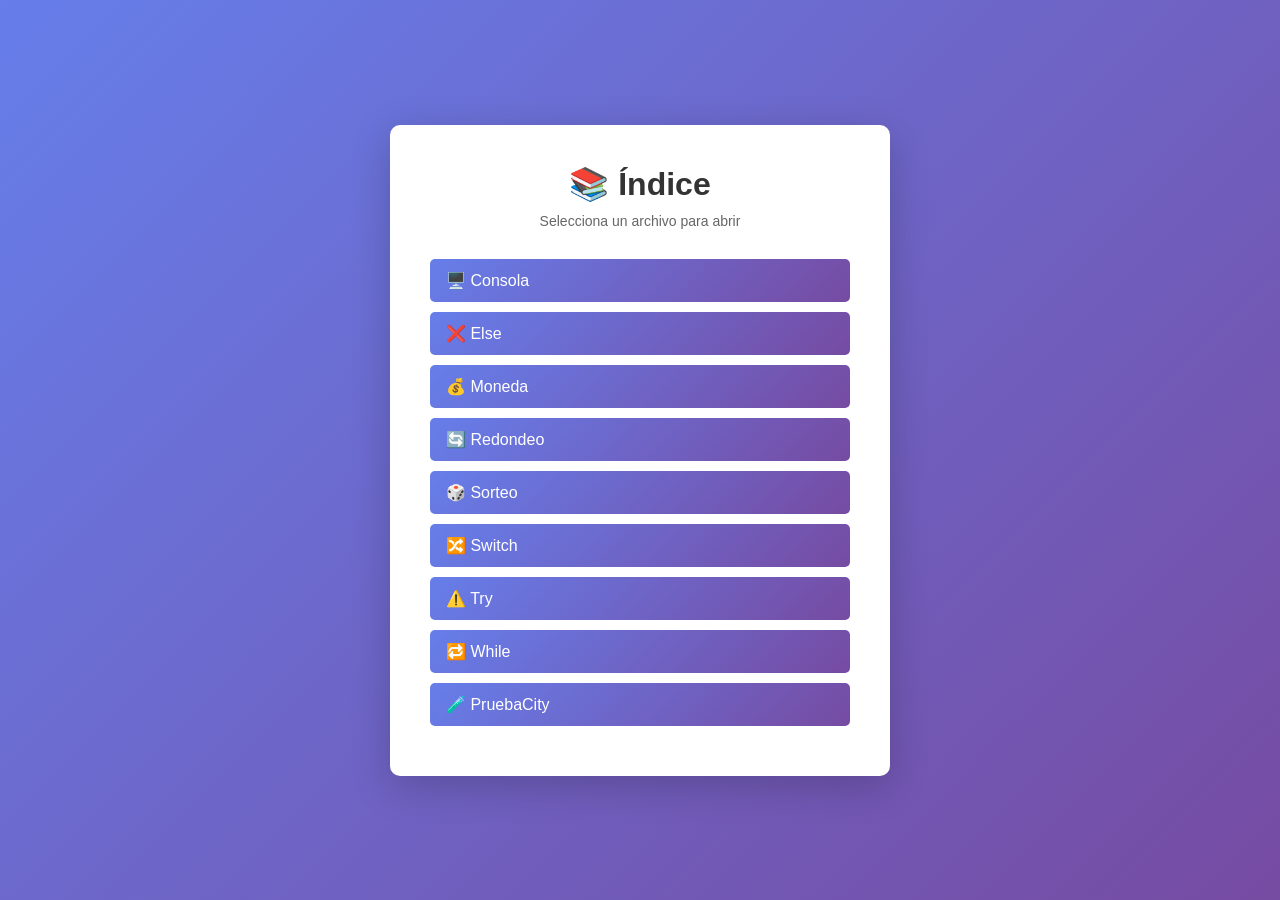
<file: index.html>
<!DOCTYPE html>
<html lang="es">
<head>
    <meta charset="UTF-8">
    <meta name="viewport" content="width=device-width, initial-scale=1.0">
    <title>Índice - CLASE 6</title>
    <style>
        * {
            margin: 0;
            padding: 0;
            box-sizing: border-box;
        }
        
        body {
            font-family: 'Segoe UI', Tahoma, Geneva, Verdana, sans-serif;
            background: linear-gradient(135deg, #667eea 0%, #764ba2 100%);
            min-height: 100vh;
            display: flex;
            justify-content: center;
            align-items: center;
            padding: 20px;
        }
        
        .container {
            background: white;
            border-radius: 10px;
            padding: 40px;
            box-shadow: 0 10px 40px rgba(0, 0, 0, 0.2);
            max-width: 500px;
            width: 100%;
        }
        
        h1 {
            color: #333;
            margin-bottom: 10px;
            text-align: center;
        }
        
        .subtitle {
            color: #666;
            text-align: center;
            margin-bottom: 30px;
            font-size: 14px;
        }
        
        ul {
            list-style: none;
        }
        
        li {
            margin-bottom: 10px;
        }
        
        a {
            display: block;
            padding: 12px 16px;
            text-decoration: none;
            color: white;
            background: linear-gradient(135deg, #667eea 0%, #764ba2 100%);
            border-radius: 5px;
            transition: all 0.3s ease;
            font-weight: 500;
        }
        
        a:hover {
            background: linear-gradient(135deg, #764ba2 0%, #667eea 100%);
            transform: translateX(5px);
            box-shadow: 0 5px 15px rgba(102, 126, 234, 0.4);
        }
    </style>
</head>
<body>
    <div class="container">
        <h1>📚 Índice</h1>
        <p class="subtitle">Selecciona un archivo para abrir</p>
        
        <ul>
            <li><a href="consola.html">🖥️ Consola</a></li>
            <li><a href="else.html">❌ Else</a></li>
            <li><a href="moneda.html">💰 Moneda</a></li>
            <li><a href="redondeo.html">🔄 Redondeo</a></li>
            <li><a href="sorteo.html">🎲 Sorteo</a></li>
            <li><a href="switch.html">🔀 Switch</a></li>
            <li><a href="try.html">⚠️ Try</a></li>
            <li><a href="while.html">🔁 While</a></li>
            <li><a href="pruebacity.html">🧪 PruebaCity</a></li>
        </ul>
    </div>
</body>
</html>
</file>
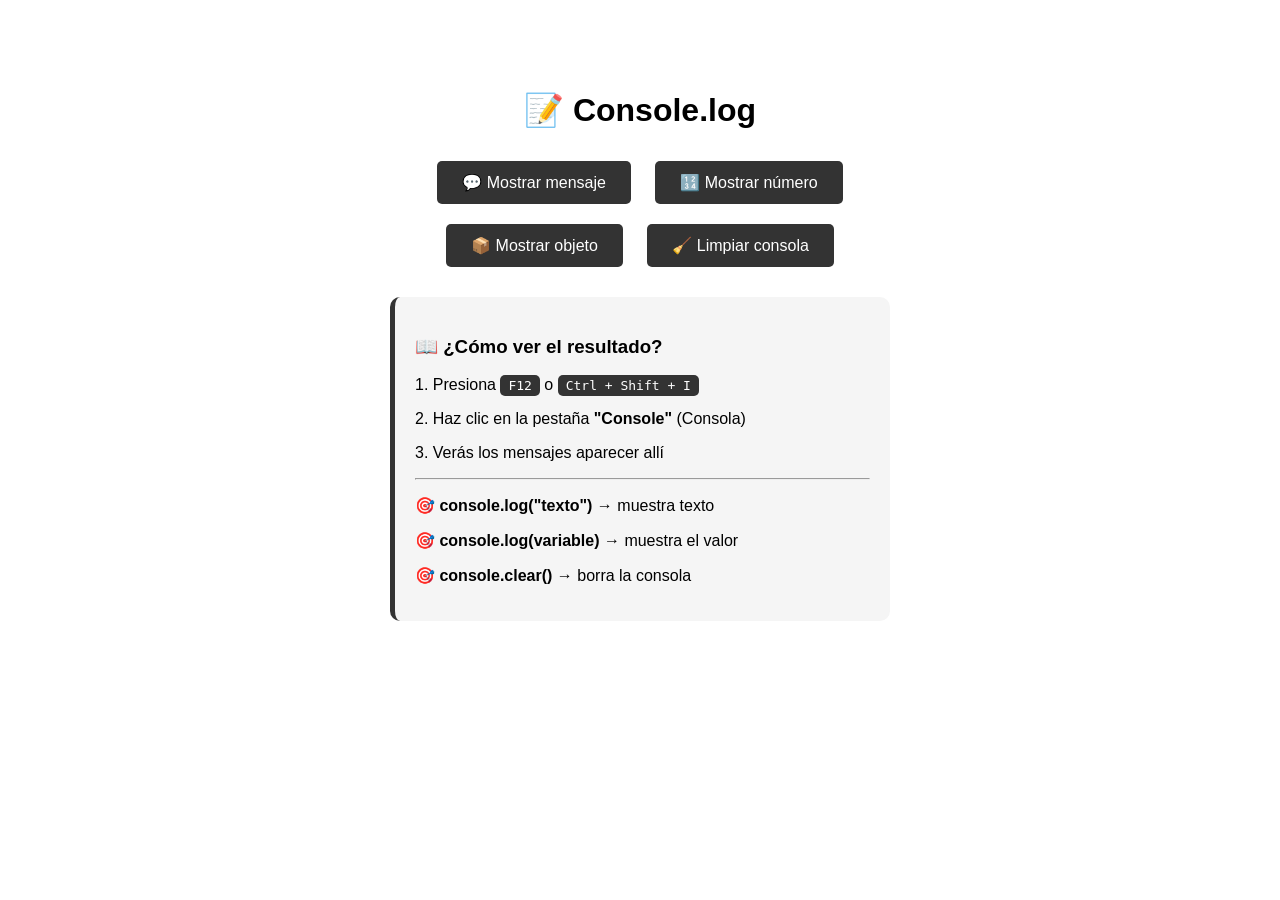
<file: consola.html>
<!DOCTYPE html>
<html lang="es">
<head>
    <meta charset="UTF-8">
    <title>Console.log - Aprende fácil</title>
    <style>
        body { font-family: Arial, sans-serif; max-width: 500px; margin: 50px auto; padding: 20px; text-align: center; }
        button { padding: 12px 25px; font-size: 16px; background: #333; color: white; border: none; border-radius: 5px; cursor: pointer; margin: 10px; }
        .instruccion { background: #f5f5f5; padding: 20px; border-radius: 10px; margin-top: 20px; text-align: left; border-left: 5px solid #333; }
        .tecla { background: #333; color: white; padding: 3px 8px; border-radius: 5px; font-family: monospace; }
        code { background: #e0e0e0; padding: 2px 6px; border-radius: 3px; font-family: monospace; }
    </style>
</head>
<body>
    <h1>📝 Console.log</h1>
    
    <button onclick="mostrarMensaje()">💬 Mostrar mensaje</button>
    <button onclick="mostrarNumero()">🔢 Mostrar número</button>
    <button onclick="mostrarObjeto()">📦 Mostrar objeto</button>
    <button onclick="limpiarConsola()">🧹 Limpiar consola</button>
    
    <div class="instruccion">
        <h3>📖 ¿Cómo ver el resultado?</h3>
        <p>1. Presiona <span class="tecla">F12</span> o <span class="tecla">Ctrl + Shift + I</span></p>
        <p>2. Haz clic en la pestaña <strong>"Console"</strong> (Consola)</p>
        <p>3. Verás los mensajes aparecer allí</p>
        <hr>
        <p><strong>🎯 console.log("texto")</strong> → muestra texto</p>
        <p><strong>🎯 console.log(variable)</strong> → muestra el valor</p>
        <p><strong>🎯 console.clear()</strong> → borra la consola</p>
    </div>

    <script>
        let nombre = "Juan";
        let edad = 25;
        
        function mostrarMensaje() {
            console.log("¡Hola desde la consola!");
            console.log("Este es un mensaje de texto");
            alert("✅ Revisa la consola (F12)");
        }
        
        function mostrarNumero() {
            let resultado = 10 + 5;
            console.log("El resultado de 10 + 5 es:", resultado);
            console.log("La edad es:", edad);
            console.log("El nombre es:", nombre);
            alert("✅ Revisa la consola (F12)");
        }
        
        function mostrarObjeto() {
            let persona = { nombre: "Ana", edad: 30, ciudad: "Madrid" };
            console.log("Datos de la persona:", persona);
            console.log("Nombre:", persona.nombre);
            console.log("Edad:", persona.edad);
            alert("✅ Revisa la consola (F12)");
        }
        
        function limpiarConsola() {
            console.clear();
            console.log("🧹 Consola limpiada");
            alert("✅ Consola limpiada");
        }
        
        // Mensaje de bienvenida al cargar
        console.log("🎉 ¡Bienvenido! La página está lista");
        console.log("Prueba los botones 👆");
    </script>
</body>
</html>
</file>
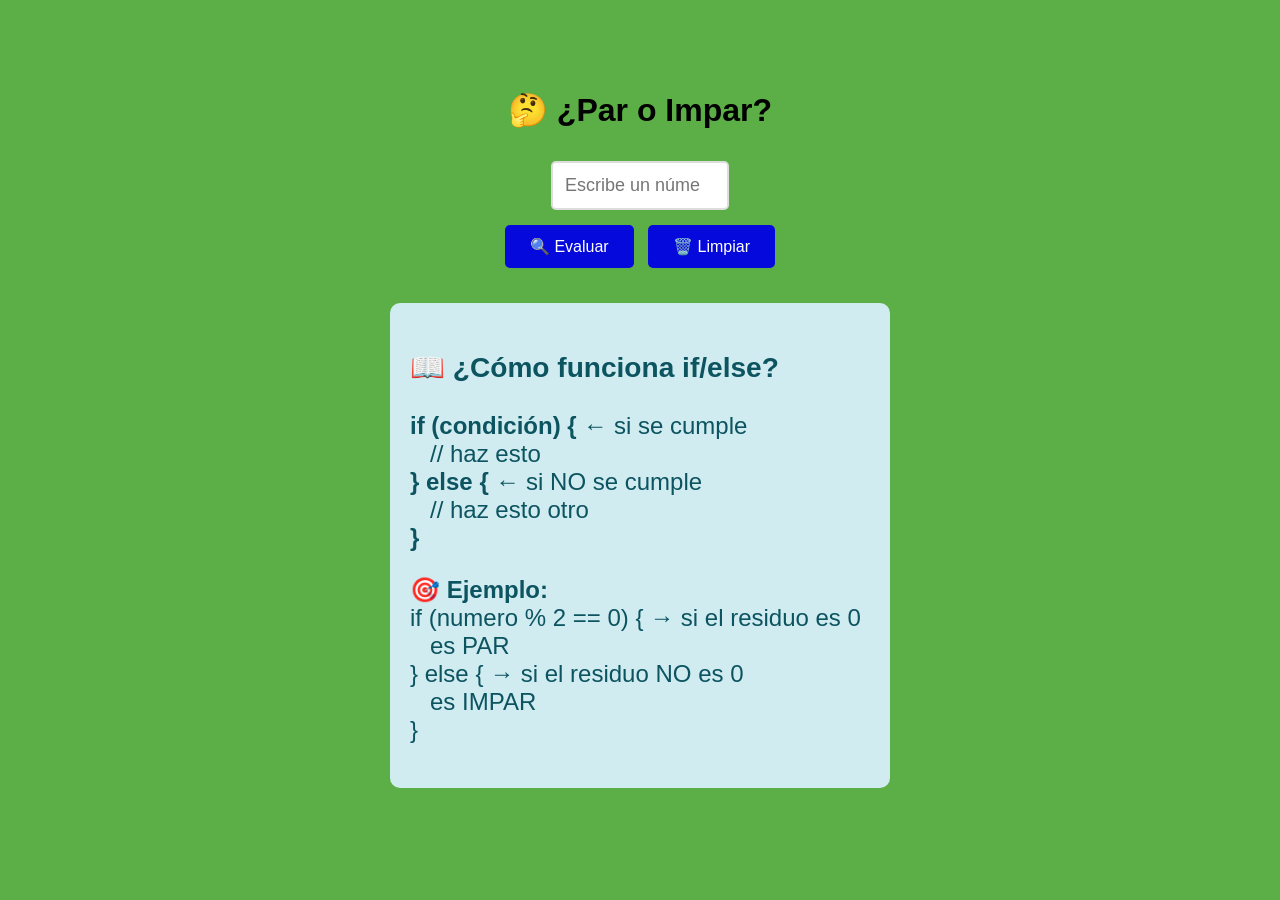
<file: else.html>
<!DOCTYPE html>
<html lang="es">
<head>
    <meta charset="UTF-8">
    <title>If / Else - Aprende fácil</title>
    <style>
        body {  background-color: rgb(91, 175, 70);font-family: Arial, sans-serif; max-width: 500px; margin: 50px auto; padding: 20px; text-align: center; }
        button { padding: 12px 25px; font-size: 16px; background: #0609db; color: white; border: none; border-radius: 5px; cursor: pointer; margin: 5px; }
        input { padding: 12px; font-size: 18px; width: 150px; text-align: center; border: 2px solid #ddd; border-radius: 5px; margin: 10px; }
        .resultado { font-size: 24px; padding: 20px; margin-top: 20px; border-radius: 10px; }
        .verde { background: #d4edda; color: #155724; }
        .rojo { background: #f8d7da; color: #721c24; }
        .azul { background: #d1ecf1; color: #0c5460; }
    </style>
</head>
<body>
    <h1>🤔 ¿Par o Impar?</h1>
    
    <input type="number" id="numeroInput" placeholder="Escribe un número">
    <br>
    <button onclick="evaluar()">🔍 Evaluar</button>
    <button onclick="limpiar()">🗑️ Limpiar</button>
    
    <div id="mensaje" style="margin-top: 30px;"></div>
    
    <div class="resultado azul" style="text-align: left;">
        <h3>📖 ¿Cómo funciona if/else?</h3>
        <p><strong>if (condición) {</strong> ← si se cumple<br>
        &nbsp;&nbsp;&nbsp;// haz esto<br>
        <strong>} else {</strong> ← si NO se cumple<br>
        &nbsp;&nbsp;&nbsp;// haz esto otro<br>
        <strong>}</strong></p>
        <p>🎯 <strong>Ejemplo:</strong><br>
        if (numero % 2 == 0) { → si el residuo es 0<br>
        &nbsp;&nbsp;&nbsp;es PAR<br>
        } else { → si el residuo NO es 0<br>
        &nbsp;&nbsp;&nbsp;es IMPAR<br>
        }</p>
    </div>

    <script>
        function evaluar() {
            let numero = document.getElementById('numeroInput').value;
            let mensajeDiv = document.getElementById('mensaje');
            
            if (numero === "") {
                mensajeDiv.innerHTML = '<div class="resultado rojo">⚠️ Escribe un número primero</div>';
            } else {
                numero = Number(numero);
                
                if (numero % 2 === 0) {
                    mensajeDiv.innerHTML = `<div class="resultado verde">✅ ${numero} es PAR</div>`;
                } else {
                    mensajeDiv.innerHTML = `<div class="resultado verde">✅ ${numero} es IMPAR</div>`;
                }
            }
        }
        
        function limpiar() {
            document.getElementById('numeroInput').value = '';
            document.getElementById('mensaje').innerHTML = '';
        }
    </script>
</body>
</html>
</file>
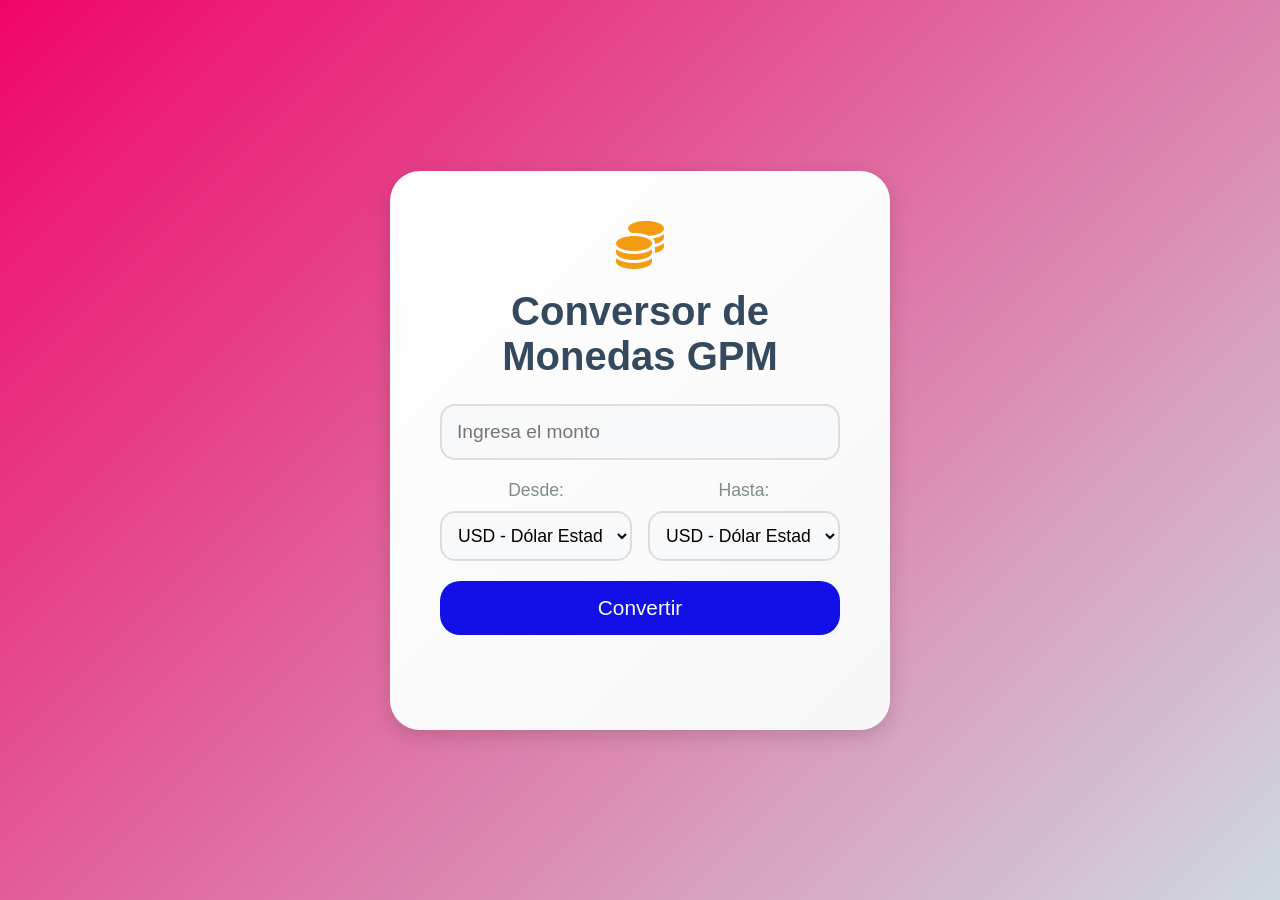
<file: moneda.html>
<!DOCTYPE html>
<html lang="es">
<head>
  <meta charset="UTF-8">
  <meta name="viewport" content="width=device-width, initial-scale=1.0">
  <title>Conversor de Monedas GPM</title>
  <link rel="stylesheet" href="moneda.css">
  <link href="https://cdnjs.cloudflare.com/ajax/libs/font-awesome/6.0.0-beta3/css/all.min.css" rel="stylesheet">
    
</head>
<body>
  <div class="container">
    <i class="fas fa-coins fa-3x icon"></i>
    <h1 class="title">Conversor de Monedas GPM</h1>

    <div class="converter">
      <input type="number" id="amount" placeholder="Ingresa el monto" class="input-amount">

      <div class="currency-selectors">
        <div class="currency-selector">
          <label for="currencyFrom">Desde:</label>
          <select id="currencyFrom" class="select">
            <option value="USD">USD - Dólar Estadounidense</option>
            <option value="EUR">EUR - Euro</option>
            <option value="GBP">GBP - Libra Esterlina</option>
            <option value="JPY">JPY - Yen Japonés</option>
            <option value="MXN">MXN - Peso Mexicano</option>
            <option value="ARS">ARS - Peso Argentino</option>
            <option value="CAD">CAD - Dólar Canadiense</option>
            <option value="PYG">PYG - Guaraní Paraguayo</option>
            <option value="BRL">BRL - Real Brasileño</option>
            
            
          </select>
        </div>

        <div class="currency-selector">
          <label for="currencyTo">Hasta:</label>
          <select id="currencyTo" class="select">
            <option value="USD">USD - Dólar Estadounidense</option>
            <option value="EUR">EUR - Euro</option>
            <option value="GBP">GBP - Libra Esterlina</option>
            <option value="JPY">JPY - Yen Japonés</option>
            <option value="MXN">MXN - Peso Mexicano</option>
            <option value="ARS">ARS - Peso Argentino</option>
            <option value="CAD">CAD - Dólar Canadiense</option>
            <option value="PYG">PYG - Guaraní Paraguayo</option>
            <option value="BRL">BRL - Real Brasileño</option>
            

          </select>
        </div>
      </div>

      <button id="convertButton" class="convert-btn">Convertir</button>
      
      <div id="result" class="result"></div>
    </div>
  </div>

  <script src="moneda.js"></script>
</body>
</html>
</file>
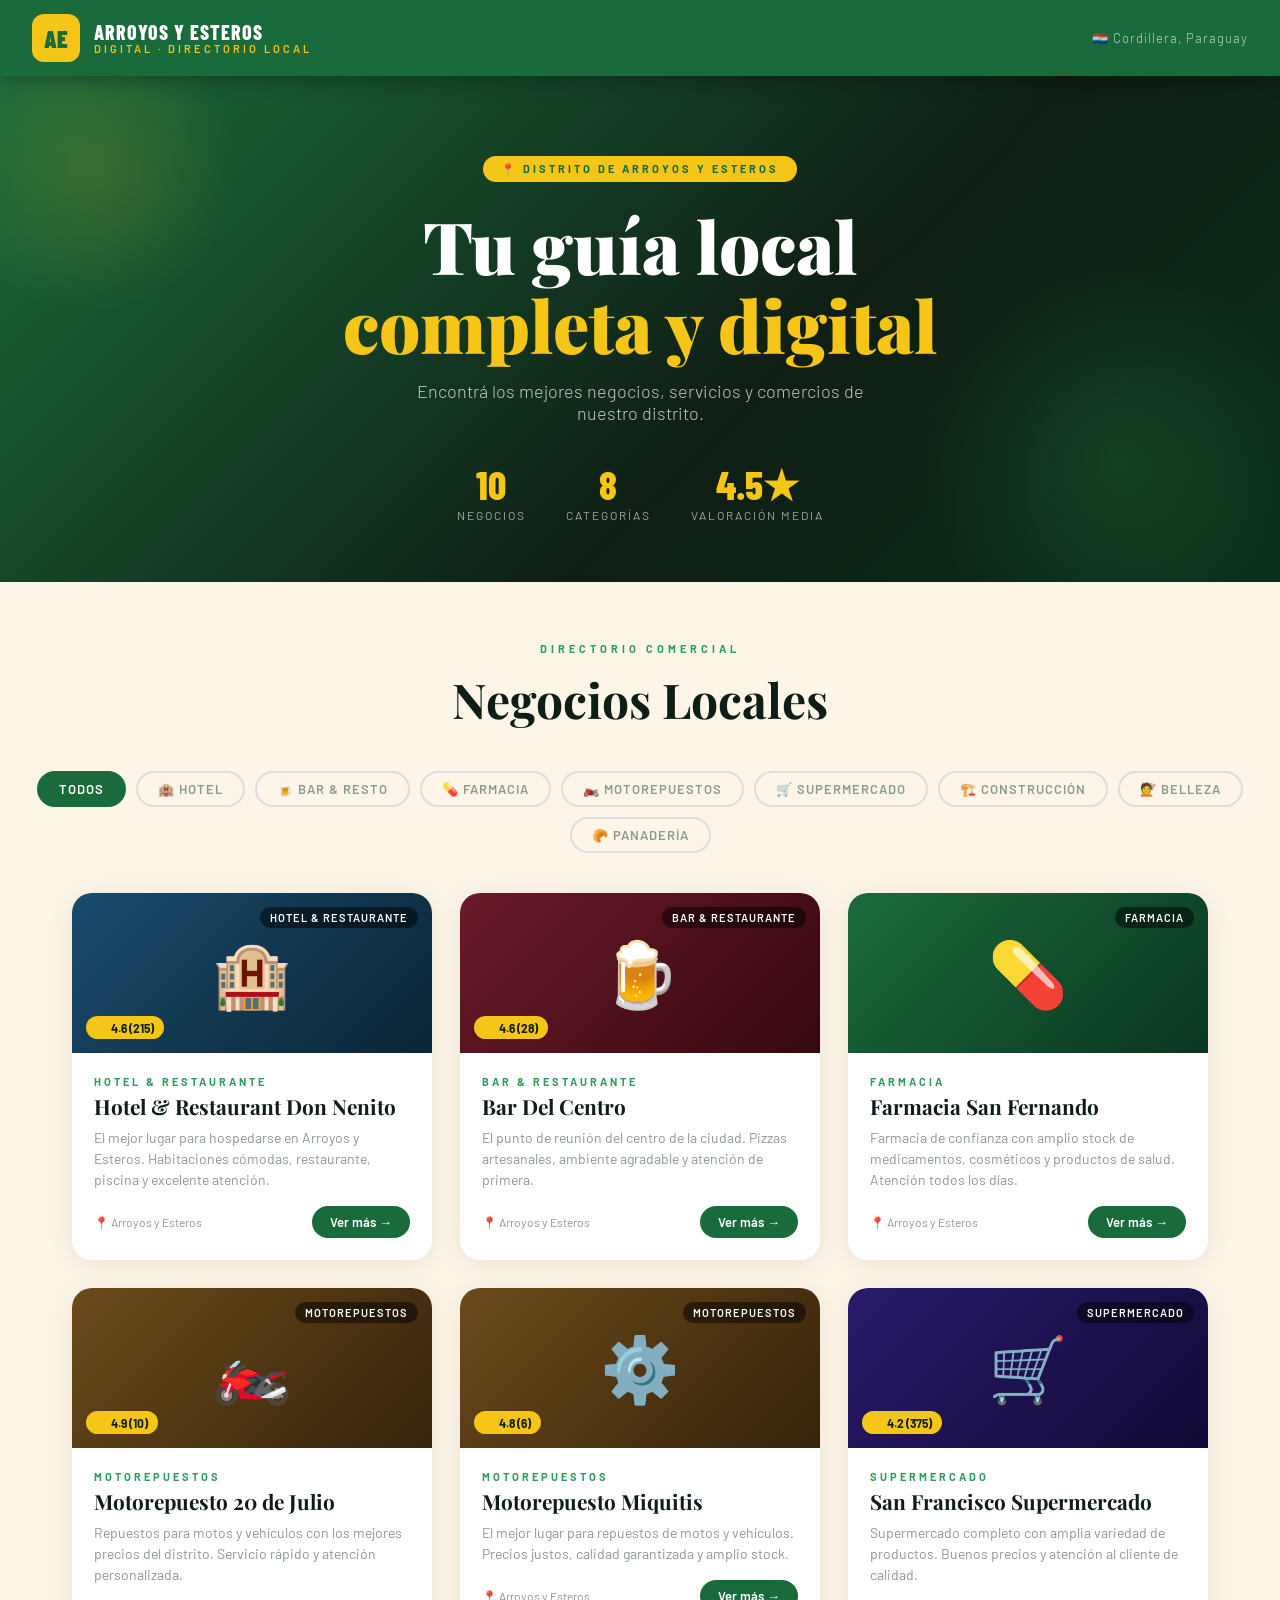
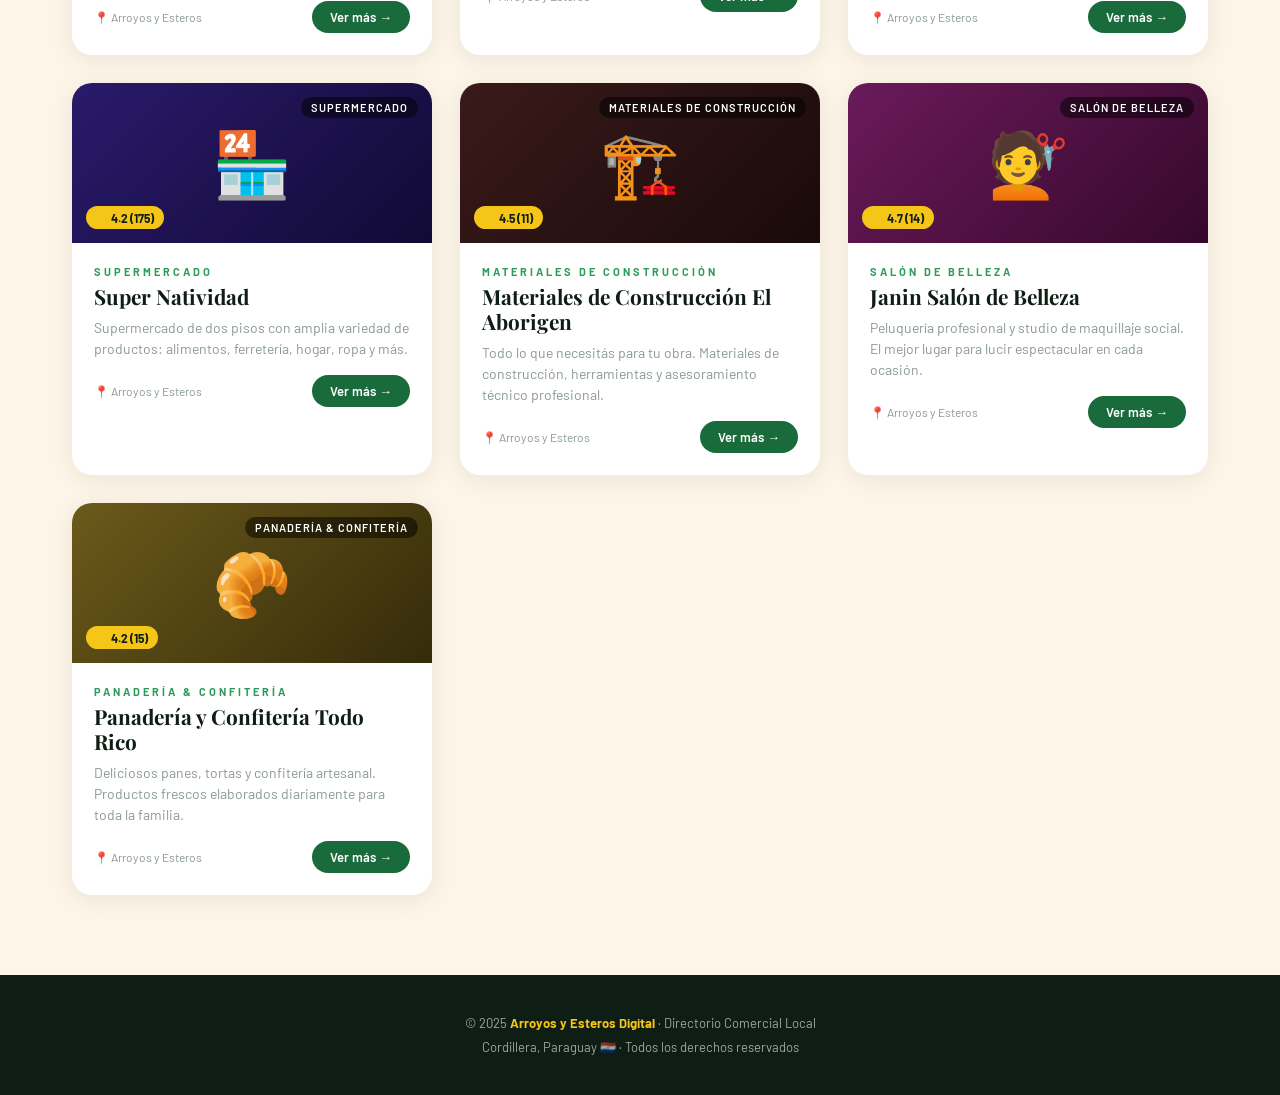
<file: pruebacity.html>
<!DOCTYPE html>
<html lang="es">
<head>
<meta charset="UTF-8">
<meta name="viewport" content="width=device-width, initial-scale=1.0">
<title>Arroyos y Esteros Digital</title>
<link href="https://fonts.googleapis.com/css2?family=Playfair+Display:wght@700;900&family=Barlow:wght@300;400;600&family=Barlow+Condensed:wght@700;800&display=swap" rel="stylesheet">
<style>
  :root {
    --verde: #1a6b3c;
    --verde-claro: #2d9c5a;
    --amarillo: #f5c518;
    --tierra: #c8773a;
    --crema: #fdf6e8;
    --oscuro: #0f1e14;
    --gris: #8a9a8e;
  }

  * { margin: 0; padding: 0; box-sizing: border-box; }

  body {
    font-family: 'Barlow', sans-serif;
    background: var(--crema);
    color: var(--oscuro);
    min-height: 100vh;
  }

  /* ===== HEADER ===== */
  header {
    background: var(--verde);
    padding: 0;
    position: sticky;
    top: 0;
    z-index: 100;
    box-shadow: 0 4px 20px rgba(0,0,0,0.3);
  }

  .header-inner {
    display: flex;
    align-items: center;
    justify-content: space-between;
    padding: 14px 32px;
  }

  .logo {
    display: flex;
    align-items: center;
    gap: 14px;
    cursor: pointer;
    text-decoration: none;
  }

  .logo-icon {
    width: 48px;
    height: 48px;
    background: var(--amarillo);
    border-radius: 12px;
    display: flex;
    align-items: center;
    justify-content: center;
    font-size: 24px;
    font-weight: 900;
    color: var(--verde);
    font-family: 'Barlow Condensed', sans-serif;
  }

  .logo-text {
    line-height: 1.1;
  }

  .logo-title {
    font-family: 'Barlow Condensed', sans-serif;
    font-size: 20px;
    font-weight: 800;
    color: #fff;
    letter-spacing: 1px;
    text-transform: uppercase;
  }

  .logo-sub {
    font-size: 11px;
    color: var(--amarillo);
    letter-spacing: 3px;
    text-transform: uppercase;
    font-weight: 600;
  }

  .header-tagline {
    font-size: 13px;
    color: rgba(255,255,255,0.7);
    font-weight: 300;
    letter-spacing: 1px;
  }

  /* ===== HERO ===== */
  .hero {
    background: linear-gradient(135deg, var(--verde) 0%, var(--oscuro) 60%, #0a2f18 100%);
    padding: 80px 32px 60px;
    text-align: center;
    position: relative;
    overflow: hidden;
  }

  .hero::before {
    content: '';
    position: absolute;
    top: -60px; left: -60px;
    width: 300px; height: 300px;
    background: radial-gradient(circle, rgba(245,197,24,0.15) 0%, transparent 70%);
    border-radius: 50%;
  }

  .hero::after {
    content: '';
    position: absolute;
    bottom: -80px; right: -40px;
    width: 400px; height: 400px;
    background: radial-gradient(circle, rgba(45,156,90,0.2) 0%, transparent 70%);
    border-radius: 50%;
  }

  .hero-badge {
    display: inline-block;
    background: var(--amarillo);
    color: var(--verde);
    font-size: 11px;
    font-weight: 700;
    letter-spacing: 3px;
    text-transform: uppercase;
    padding: 6px 18px;
    border-radius: 20px;
    margin-bottom: 24px;
  }

  .hero h1 {
    font-family: 'Playfair Display', serif;
    font-size: clamp(2.5rem, 6vw, 4.5rem);
    font-weight: 900;
    color: #fff;
    line-height: 1.1;
    margin-bottom: 16px;
    position: relative;
    z-index: 1;
  }

  .hero h1 span { color: var(--amarillo); }

  .hero p {
    font-size: 18px;
    color: rgba(255,255,255,0.75);
    font-weight: 300;
    max-width: 500px;
    margin: 0 auto 40px;
    position: relative;
    z-index: 1;
  }

  .hero-stats {
    display: flex;
    justify-content: center;
    gap: 40px;
    position: relative;
    z-index: 1;
    flex-wrap: wrap;
  }

  .stat {
    text-align: center;
  }

  .stat-num {
    font-family: 'Barlow Condensed', sans-serif;
    font-size: 2.5rem;
    font-weight: 800;
    color: var(--amarillo);
    line-height: 1;
  }

  .stat-label {
    font-size: 12px;
    color: rgba(255,255,255,0.6);
    text-transform: uppercase;
    letter-spacing: 2px;
    margin-top: 4px;
  }

  /* ===== SECTION TITLE ===== */
  .section-header {
    text-align: center;
    padding: 60px 32px 40px;
  }

  .section-label {
    font-size: 11px;
    font-weight: 700;
    letter-spacing: 4px;
    text-transform: uppercase;
    color: var(--verde-claro);
    margin-bottom: 12px;
  }

  .section-title {
    font-family: 'Playfair Display', serif;
    font-size: clamp(2rem, 4vw, 3rem);
    color: var(--oscuro);
    font-weight: 700;
  }

  /* ===== CATEGORY FILTERS ===== */
  .filters {
    display: flex;
    justify-content: center;
    gap: 10px;
    padding: 0 32px 40px;
    flex-wrap: wrap;
  }

  .filter-btn {
    background: none;
    border: 2px solid #ddd;
    padding: 8px 20px;
    border-radius: 30px;
    font-family: 'Barlow', sans-serif;
    font-size: 13px;
    font-weight: 600;
    color: var(--gris);
    cursor: pointer;
    transition: all 0.2s;
    text-transform: uppercase;
    letter-spacing: 1px;
  }

  .filter-btn:hover, .filter-btn.active {
    background: var(--verde);
    border-color: var(--verde);
    color: #fff;
  }

  /* ===== NEGOCIOS GRID ===== */
  .negocios-grid {
    display: grid;
    grid-template-columns: repeat(auto-fill, minmax(300px, 1fr));
    gap: 28px;
    padding: 0 32px 80px;
    max-width: 1200px;
    margin: 0 auto;
  }

  .negocio-card {
    background: #fff;
    border-radius: 20px;
    overflow: hidden;
    box-shadow: 0 4px 24px rgba(0,0,0,0.08);
    cursor: pointer;
    transition: transform 0.25s, box-shadow 0.25s;
    position: relative;
  }

  .negocio-card:hover {
    transform: translateY(-6px);
    box-shadow: 0 16px 48px rgba(0,0,0,0.15);
  }

  .card-img {
    height: 160px;
    display: flex;
    align-items: center;
    justify-content: center;
    font-size: 56px;
    position: relative;
    overflow: hidden;
  }

  .card-badge {
    position: absolute;
    top: 14px;
    right: 14px;
    background: rgba(0,0,0,0.5);
    color: #fff;
    font-size: 11px;
    font-weight: 600;
    padding: 4px 10px;
    border-radius: 20px;
    letter-spacing: 1px;
    text-transform: uppercase;
  }

  .card-rating {
    position: absolute;
    bottom: 14px;
    left: 14px;
    background: var(--amarillo);
    color: var(--oscuro);
    font-size: 12px;
    font-weight: 700;
    padding: 4px 10px;
    border-radius: 20px;
    display: flex;
    align-items: center;
    gap: 4px;
  }

  .card-body {
    padding: 22px;
  }

  .card-category {
    font-size: 11px;
    font-weight: 700;
    letter-spacing: 3px;
    text-transform: uppercase;
    color: var(--verde-claro);
    margin-bottom: 6px;
  }

  .card-name {
    font-family: 'Playfair Display', serif;
    font-size: 1.3rem;
    font-weight: 700;
    color: var(--oscuro);
    margin-bottom: 8px;
    line-height: 1.2;
  }

  .card-desc {
    font-size: 14px;
    color: var(--gris);
    line-height: 1.5;
    margin-bottom: 16px;
  }

  .card-footer {
    display: flex;
    align-items: center;
    justify-content: space-between;
  }

  .card-address {
    font-size: 12px;
    color: var(--gris);
    display: flex;
    align-items: center;
    gap: 4px;
  }

  .btn-ver {
    background: var(--verde);
    color: #fff;
    border: none;
    padding: 8px 18px;
    border-radius: 20px;
    font-size: 13px;
    font-weight: 600;
    cursor: pointer;
    transition: background 0.2s;
    font-family: 'Barlow', sans-serif;
  }

  .btn-ver:hover { background: var(--verde-claro); }

  /* ===== DETALLE PAGE ===== */
  .detalle-page {
    display: none;
    min-height: 100vh;
    background: var(--crema);
    animation: fadeIn 0.3s ease;
  }

  @keyframes fadeIn {
    from { opacity: 0; transform: translateY(20px); }
    to { opacity: 1; transform: translateY(0); }
  }

  .detalle-hero {
    height: 280px;
    display: flex;
    align-items: flex-end;
    padding: 40px;
    position: relative;
    overflow: hidden;
    background-size: cover;
    background-position: center;
    background-attachment: fixed;
  }

  .detalle-hero::before {
    content: '';
    position: absolute;
    top: 0;
    left: 0;
    width: 100%;
    height: 100%;
    background: linear-gradient(135deg, rgba(0,0,0,0.4) 0%, rgba(0,0,0,0.6) 100%);
    z-index: 1;
  }

  .detalle-hero-emoji {
    position: absolute;
    top: 50%;
    left: 50%;
    transform: translate(-50%, -60%);
    font-size: 100px;
    opacity: 0.25;
  }

  .detalle-breadcrumb {
    position: absolute;
    top: 24px;
    left: 40px;
    z-index: 2;
  }

  .btn-volver {
    display: flex;
    align-items: center;
    gap: 8px;
    background: rgba(255,255,255,0.2);
    border: 1px solid rgba(255,255,255,0.4);
    color: #fff;
    padding: 8px 18px;
    border-radius: 20px;
    font-size: 13px;
    font-weight: 600;
    cursor: pointer;
    backdrop-filter: blur(10px);
    font-family: 'Barlow', sans-serif;
    transition: background 0.2s;
  }

  .btn-volver:hover { background: rgba(255,255,255,0.3); }

  .detalle-title-block { 
    position: relative; 
    z-index: 2;
  }

  .detalle-cat {
    font-size: 11px;
    font-weight: 700;
    letter-spacing: 4px;
    text-transform: uppercase;
    color: var(--amarillo);
    margin-bottom: 8px;
  }

  .detalle-name {
    font-family: 'Playfair Display', serif;
    font-size: clamp(1.8rem, 4vw, 3rem);
    color: #fff;
    font-weight: 900;
    line-height: 1.1;
    text-shadow: 0 2px 10px rgba(0,0,0,0.5);
  }

  .detalle-content {
    max-width: 900px;
    margin: 0 auto;
    padding: 40px 32px 80px;
    display: grid;
    grid-template-columns: 1fr 1fr;
    gap: 28px;
  }

  @media (max-width: 700px) {
    .detalle-content { grid-template-columns: 1fr; }
  }

  .detalle-card {
    background: #fff;
    border-radius: 20px;
    padding: 28px;
    box-shadow: 0 4px 20px rgba(0,0,0,0.07);
  }

  .detalle-card.full-width { grid-column: 1 / -1; }

  .detalle-card h3 {
    font-family: 'Barlow Condensed', sans-serif;
    font-size: 13px;
    font-weight: 700;
    letter-spacing: 3px;
    text-transform: uppercase;
    color: var(--gris);
    margin-bottom: 20px;
    padding-bottom: 12px;
    border-bottom: 2px solid var(--crema);
  }

  .info-row {
    display: flex;
    align-items: flex-start;
    gap: 14px;
    margin-bottom: 16px;
  }

  .info-icon {
    width: 40px;
    height: 40px;
    border-radius: 12px;
    display: flex;
    align-items: center;
    justify-content: center;
    font-size: 18px;
    flex-shrink: 0;
  }

  .info-label {
    font-size: 11px;
    font-weight: 700;
    letter-spacing: 2px;
    text-transform: uppercase;
    color: var(--gris);
    margin-bottom: 2px;
  }

  .info-value {
    font-size: 16px;
    color: var(--oscuro);
    font-weight: 500;
    line-height: 1.4;
  }

  .info-value a {
    color: var(--verde);
    text-decoration: none;
    font-weight: 600;
  }

  .info-value a:hover { text-decoration: underline; }

  .horario-row {
    display: flex;
    justify-content: space-between;
    padding: 8px 0;
    border-bottom: 1px solid #f0f0f0;
    font-size: 14px;
  }

  .horario-dia { font-weight: 600; color: var(--oscuro); }
  .horario-hora { color: var(--gris); }

  .review-item {
    padding: 14px;
    background: var(--crema);
    border-radius: 12px;
    margin-bottom: 10px;
    font-size: 14px;
    color: #555;
    line-height: 1.5;
    position: relative;
  }

  .review-item::before {
    content: '"';
    font-size: 2rem;
    color: var(--verde-claro);
    font-family: 'Playfair Display', serif;
    line-height: 0.5;
    margin-right: 6px;
    vertical-align: -8px;
  }

  .map-container {
    border-radius: 20px;
    overflow: hidden;
    min-height: 380px;
    background: linear-gradient(135deg, #e8f0eb 0%, #d6e8db 100%);
    position: relative;
    border: 3px solid #e0ece4;
    box-shadow: 0 4px 20px rgba(26, 107, 60, 0.12);
  }

  .map-preview {
    position: absolute;
    inset: 0;
    background-size: cover;
    background-position: center;
    filter: brightness(0.55);
    transition: background-image 0.4s ease-in-out;
  }

  .map-overlay {
    position: absolute;
    inset: 0;
    display: flex;
    flex-direction: column;
    justify-content: space-between;
    padding: 22px;
    z-index: 1;
    color: #fff;
  }

  .map-overlay-top {
    display: flex;
    justify-content: space-between;
    align-items: flex-start;
    gap: 12px;
  }

  .map-title {
    font-size: 1.35rem;
    font-weight: 800;
    line-height: 1.1;
    text-shadow: 0 18px 45px rgba(0,0,0,0.35);
  }

  .map-subtitle {
    font-size: 0.95rem;
    color: rgba(255,255,255,0.9);
    margin-top: 6px;
  }

  .map-route-info {
    background: rgba(0,0,0,0.42);
    border: 1px solid rgba(255,255,255,0.16);
    border-radius: 16px;
    padding: 14px 18px;
    font-size: 0.95rem;
    line-height: 1.4;
    max-width: 100%;
    box-shadow: 0 12px 30px rgba(0,0,0,0.25);
  }

  .map-button-row {
    display: flex;
    gap: 12px;
    flex-wrap: wrap;
    margin-top: 8px;
    justify-content: center;
    position: relative;
    z-index: 1;
  }

  #mapid {
    display: none;
  }

  .map-placeholder-icon { font-size: 48px; }

  .carousel {
    display: none;
  }

  .carousel-image {
    display: none;
  }

  .carousel-dots {
    display: none;
  }

  .dot {
    display: none;
  }

  .btn-mapa {
    display: inline-flex;
    align-items: center;
    gap: 8px;
    background: var(--verde);
    color: #fff;
    text-decoration: none;
    padding: 12px 24px;
    border-radius: 25px;
    font-family: 'Barlow', sans-serif;
    font-size: 14px;
    font-weight: 700;
    transition: background 0.2s;
    border: none;
    cursor: pointer;
  }

  .btn-mapa:hover { background: var(--verde-claro); }

  .btn-llamar {
    display: inline-flex;
    align-items: center;
    gap: 8px;
    background: var(--tierra);
    color: #fff;
    text-decoration: none;
    padding: 12px 24px;
    border-radius: 25px;
    font-family: 'Barlow', sans-serif;
    font-size: 14px;
    font-weight: 700;
    transition: background 0.2s;
  }

  .btn-llamar:hover { background: #d9854a; }

  .acciones {
    display: flex;
    gap: 12px;
    flex-wrap: wrap;
    margin-top: 16px;
  }

  /* ===== FOOTER ===== */
  footer {
    background: var(--oscuro);
    color: rgba(255,255,255,0.6);
    text-align: center;
    padding: 40px 32px;
    font-size: 13px;
  }

  footer strong { color: var(--amarillo); }

  /* ===== ESTRELLAS ===== */
  .estrellas { color: var(--amarillo); }

  /* Colores por categoría */
  .color-hotel    { background: linear-gradient(135deg, #1a4a6b, #0a2535); }
  .color-bar      { background: linear-gradient(135deg, #6b1a2a, #35080f); }
  .color-farmacia { background: linear-gradient(135deg, #1a6b3c, #0a3520); }
  .color-moto     { background: linear-gradient(135deg, #6b4a1a, #35230a); }
  .color-super    { background: linear-gradient(135deg, #2a1a6b, #110a35); }
  .color-cafe     { background: linear-gradient(135deg, #4a3a1a, #23190a); }
  .color-cons     { background: linear-gradient(135deg, #3a1a1a, #1a0a0a); }
  .color-belleza  { background: linear-gradient(135deg, #6b1a5a, #35082c); }
  .color-pan      { background: linear-gradient(135deg, #6b5a1a, #352b0a); }
</style>
</head>
<body>

<!-- HEADER -->
<header>
  <div class="header-inner">
    <a class="logo" onclick="mostrarInicio()">
      <div class="logo-icon">AE</div>
      <div class="logo-text">
        <div class="logo-title">Arroyos y Esteros</div>
        <div class="logo-sub">Digital · Directorio Local</div>
      </div>
    </a>
    <span class="header-tagline">🇵🇾 Cordillera, Paraguay</span>
  </div>
</header>

<!-- ===== PÁGINA INICIO ===== -->
<div id="paginaInicio">

  <!-- HERO -->
  <section class="hero">
    <div class="hero-badge">📍 Distrito de Arroyos y Esteros</div>
    <h1>Tu guía local<br><span>completa y digital</span></h1>
    <p>Encontrá los mejores negocios, servicios y comercios de nuestro distrito.</p>
    <div class="hero-stats">
      <div class="stat">
        <div class="stat-num">10</div>
        <div class="stat-label">Negocios</div>
      </div>
      <div class="stat">
        <div class="stat-num">8</div>
        <div class="stat-label">Categorías</div>
      </div>
      <div class="stat">
        <div class="stat-num">4.5★</div>
        <div class="stat-label">Valoración media</div>
      </div>
    </div>
  </section>

  <!-- FILTROS -->
  <div class="section-header">
    <div class="section-label">Directorio Comercial</div>
    <h2 class="section-title">Negocios Locales</h2>
  </div>

  <div class="filters">
    <button class="filter-btn active" onclick="filtrar('todos', this)">Todos</button>
    <button class="filter-btn" onclick="filtrar('hotel', this)">🏨 Hotel</button>
    <button class="filter-btn" onclick="filtrar('bar', this)">🍺 Bar & Resto</button>
    <button class="filter-btn" onclick="filtrar('farmacia', this)">💊 Farmacia</button>
    <button class="filter-btn" onclick="filtrar('moto', this)">🏍️ Motorepuestos</button>
    <button class="filter-btn" onclick="filtrar('super', this)">🛒 Supermercado</button>
    <button class="filter-btn" onclick="filtrar('construccion', this)">🏗️ Construcción</button>
    <button class="filter-btn" onclick="filtrar('belleza', this)">💇 Belleza</button>
    <button class="filter-btn" onclick="filtrar('panaderia', this)">🥐 Panadería</button>
  </div>

  <!-- GRID DE NEGOCIOS -->
  <div class="negocios-grid" id="negociosGrid">
  </div>

  <footer>
    <p>© 2025 <strong>Arroyos y Esteros Digital</strong> · Directorio Comercial Local</p>
    <p style="margin-top:8px">Cordillera, Paraguay 🇵🇾 · Todos los derechos reservados</p>
  </footer>

</div>

<!-- ===== PÁGINA DETALLE ===== -->
<div id="paginaDetalle" class="detalle-page">
  <div id="detalleHero" class="detalle-hero">
    <div class="detalle-breadcrumb">
      <button class="btn-volver" onclick="mostrarInicio()">← Volver al directorio</button>
    </div>
    <span class="detalle-hero-emoji" id="detalleEmoji"></span>
    <div class="detalle-title-block">
      <div class="detalle-cat" id="detalleCat"></div>
      <div class="detalle-name" id="detalleNombre"></div>
    </div>
  </div>

  <div class="detalle-content" id="detalleContent">
  </div>

  <footer>
    <p>© 2025 <strong>Arroyos y Esteros Digital</strong> · Directorio Comercial Local</p>
  </footer>
</div>

<script>
const negocios = [
  {
    id: 1,
    nombre: "Hotel & Restaurant Don Nenito",
    categoria: "hotel",
    categoriaLabel: "Hotel & Restaurante",
    emoji: "🏨",
    colorClass: "color-hotel",
    descripcion: "El mejor lugar para hospedarse en Arroyos y Esteros. Habitaciones cómodas, restaurante, piscina y excelente atención.",
    imagenes: [
      "https://source.unsplash.com/800x400/?hotel,bedroom,luxury",
      "https://source.unsplash.com/800x400/?resort,pool,vacation",
      "https://source.unsplash.com/800x400/?hotel,restaurant,dining"
    ],
    telefono: "+595 982 159328",
    direccion: "Ruta, Arroyos y Esteros 030301",
    horario: [
      { dia: "Lunes – Viernes", hora: "Abierto todo el día" },
      { dia: "Sábado", hora: "Abierto todo el día" },
      { dia: "Domingo", hora: "Abierto todo el día" },
    ],
    rating: 4.6,
    totalRatings: 215,
    lat: -25.055357,
    lng: -57.0944194,
    reviews: [
      "Absoluta joya de Arroyos y Esteros. La comida y el personal son de primera.",
      "Excelente ubicación, personal profesional, buena comida y habitaciones limpias.",
      "La piscina y las áreas comunes son muy cómodas para relajarse."
    ],
    servicios: ["Habitaciones AC", "Restaurante", "Piscina", "Estacionamiento", "WiFi", "Eventos"]
  },
  {
    id: 2,
    nombre: "Bar Del Centro",
    categoria: "bar",
    categoriaLabel: "Bar & Restaurante",
    emoji: "🍺",
    colorClass: "color-bar",
    descripcion: "El punto de reunión del centro de la ciudad. Pizzas artesanales, ambiente agradable y atención de primera.",
    imagenes: [
      "https://source.unsplash.com/800x400/?bar,pizza,restaurant",
      "https://source.unsplash.com/800x400/?pub,drinks,food",
      "https://source.unsplash.com/800x400/?restaurant,ambiance,dining"
    ],
    telefono: "No disponible",
    direccion: "Centro, Arroyos y Esteros 030301",
    horario: [
      { dia: "Lunes – Sábado", hora: "11:00 AM – 11:00 PM" },
      { dia: "Domingo", hora: "12:00 PM – 10:00 PM" },
    ],
    rating: 4.6,
    totalRatings: 28,
    lat: -25.0562925,
    lng: -57.0964982,
    reviews: [
      "La pizza de carne es imperdible, la masa crocante y el ambiente genial.",
      "Comida espectacular, muy recomendado para comer en Arroyos y Esteros.",
      "Deliciosa comida y ambiente agradable. Excelente servicio."
    ],
    servicios: ["Pizzas artesanales", "Bebidas", "Cerveza artesanal", "Mesas al aire libre", "WiFi"]
  },
  {
    id: 3,
    nombre: "Farmacia San Fernando",
    categoria: "farmacia",
    categoriaLabel: "Farmacia",
    emoji: "💊",
    colorClass: "color-farmacia",
    descripcion: "Farmacia de confianza con amplio stock de medicamentos, cosméticos y productos de salud. Atención todos los días.",
    imagenes: [
      "https://source.unsplash.com/800x400/?pharmacy,medicine,health",
      "https://source.unsplash.com/800x400/?drugs,pills,medication",
      "https://source.unsplash.com/800x400/?healthcare,medical,clinic"
    ],
    telefono: "No disponible",
    direccion: "Arroyos y Esteros 030301",
    horario: [
      { dia: "Lunes – Sábado", hora: "6:00 AM – 11:00 PM" },
      { dia: "Domingo", hora: "6:00 AM – 11:00 PM" },
    ],
    rating: null,
    totalRatings: null,
    lat: -25.0527845,
    lng: -57.0963237,
    reviews: [],
    servicios: ["Medicamentos", "Cosméticos", "Atención al cliente", "Productos de higiene", "Inyectología"]
  },
  {
    id: 4,
    nombre: "Motorepuesto 20 de Julio",
    categoria: "moto",
    categoriaLabel: "Motorepuestos",
    emoji: "🏍️",
    colorClass: "color-moto",
    descripcion: "Repuestos para motos y vehículos con los mejores precios del distrito. Servicio rápido y atención personalizada.",
    imagenes: [
      "https://source.unsplash.com/800x400/?motorcycle,parts,mechanic",
      "https://source.unsplash.com/800x400/?bike,repair,tools",
      "https://source.unsplash.com/800x400/?auto,repuestos,garage"
    ],
    telefono: "+595 986 322720",
    direccion: "Arroyos y Esteros 030301",
    horario: [
      { dia: "Lunes – Viernes", hora: "7:30 AM – 6:00 PM" },
      { dia: "Sábado", hora: "7:30 AM – 12:00 PM" },
      { dia: "Domingo", hora: "Cerrado" },
    ],
    rating: 4.9,
    totalRatings: 10,
    lat: -25.0518201,
    lng: -57.0981695,
    reviews: [
      "Excelente servicio, muy recomendado.",
      "Excelente atención, sigan así!"
    ],
    servicios: ["Repuestos de motos", "Repuestos de autos", "Accesorios", "Lubricantes", "Asesoría técnica"]
  },
  {
    id: 5,
    nombre: "Motorepuesto Miquitis",
    categoria: "moto",
    categoriaLabel: "Motorepuestos",
    emoji: "⚙️",
    colorClass: "color-moto",
    descripcion: "El mejor lugar para repuestos de motos y vehículos. Precios justos, calidad garantizada y amplio stock.",
    imagenes: [
      "https://source.unsplash.com/800x400/?motorcycle,spare,parts",
      "https://source.unsplash.com/800x400/?bike,maintenance,repair",
      "https://source.unsplash.com/800x400/?tools,workshop,garage"
    ],
    telefono: "+595 985 568428",
    direccion: "Arroyos y Esteros 030301",
    horario: [
      { dia: "Lunes – Viernes", hora: "7:00 AM – 6:00 PM" },
      { dia: "Sábado", hora: "7:00 AM – 12:00 PM" },
      { dia: "Domingo", hora: "Cerrado" },
    ],
    rating: 4.8,
    totalRatings: 6,
    lat: -25.0536442,
    lng: -57.0980659,
    reviews: [
      "El mejor lugar para repuestos de motos y vehículos... el mejor precio y calidad.",
      "Buen lugar para hacer tus compras."
    ],
    servicios: ["Repuestos de motos", "Repuestos de autos", "Aceites y filtros", "Accesorios", "Precios competitivos"]
  },
  {
    id: 6,
    nombre: "San Francisco Supermercado",
    categoria: "super",
    categoriaLabel: "Supermercado",
    emoji: "🛒",
    colorClass: "color-super",
    descripcion: "Supermercado completo con amplia variedad de productos. Buenos precios y atención al cliente de calidad.",
    imagenes: [
      "https://source.unsplash.com/800x400/?supermarket,groceries,shopping",
      "https://source.unsplash.com/800x400/?grocery,store,fresh",
      "https://source.unsplash.com/800x400/?market,food,products"
    ],
    telefono: "+595 981 334479",
    direccion: "Ruta 3 km 63.5, Arroyos y Esteros 1208",
    horario: [
      { dia: "Lunes – Sábado", hora: "6:00 AM – 9:00 PM" },
      { dia: "Domingo", hora: "6:00 AM – 9:00 PM" },
    ],
    rating: 4.2,
    totalRatings: 375,
    lat: -25.0525262,
    lng: -57.1016342,
    reviews: [
      "Lugar espacioso donde encontrás todo lo que buscás a buen precio.",
      "Buenos precios, excelente atención y productos de calidad."
    ],
    servicios: ["Alimentos", "Bebidas", "Limpieza", "Carnicería", "Verdulería", "Panadería"]
  },
  {
    id: 7,
    nombre: "Super Natividad",
    categoria: "super",
    categoriaLabel: "Supermercado",
    emoji: "🏪",
    colorClass: "color-super",
    descripcion: "Supermercado de dos pisos con amplia variedad de productos: alimentos, ferretería, hogar, ropa y más.",
    imagenes: [
      "https://source.unsplash.com/800x400/?supermarket,retail,store",
      "https://source.unsplash.com/800x400/?shopping,mall,merchandise",
      "https://source.unsplash.com/800x400/?store,interior,shopping"
    ],
    telefono: "+595 971 776353",
    direccion: "Padre Fidel Maíz esq. 14 de Mayo, Arroyos y Esteros",
    horario: [
      { dia: "Lunes – Sábado", hora: "6:30 AM – 12:00 PM / 2:00 – 8:00 PM" },
      { dia: "Domingo", hora: "Cerrado" },
    ],
    rating: 4.2,
    totalRatings: 175,
    lat: -25.0559975,
    lng: -57.0975471,
    reviews: [
      "Excelente atención al cliente, variedad de productos de muy buena calidad.",
      "Supermercado con gran variedad de artículos, ferretería, decoración, libros y ropa."
    ],
    servicios: ["Alimentos y bebidas", "Ferretería", "Decoración del hogar", "Libros", "Ropa", "Dos pisos"]
  },
  {
    id: 8,
    nombre: "Materiales de Construcción El Aborigen",
    categoria: "construccion",
    categoriaLabel: "Materiales de Construcción",
    emoji: "🏗️",
    colorClass: "color-cons",
    descripcion: "Todo lo que necesitás para tu obra. Materiales de construcción, herramientas y asesoramiento técnico profesional.",
    imagenes: [
      "https://source.unsplash.com/800x400/?construction,materials,building",
      "https://source.unsplash.com/800x400/?hardware,tools,warehouse",
      "https://source.unsplash.com/800x400/?construction,industry,work"
    ],
    telefono: "+595 986 448862",
    direccion: "Arroyos y Esteros 030306",
    horario: [
      { dia: "Lunes – Sábado", hora: "7:00 AM – 6:00 PM" },
      { dia: "Domingo", hora: "Cerrado" },
    ],
    rating: 4.5,
    totalRatings: 11,
    lat: -25.0578368,
    lng: -57.1010939,
    reviews: [
      "Excelente servicio y tienen casi todo lo que necesitás para una obra.",
      "Buen servicio, excelente precio."
    ],
    servicios: ["Cemento y arena", "Hierros y bloques", "Herramientas", "Pintura", "Electricidad", "Asesoramiento"]
  },
  {
    id: 9,
    nombre: "Janin Salón de Belleza",
    categoria: "belleza",
    categoriaLabel: "Salón de Belleza",
    emoji: "💇",
    colorClass: "color-belleza",
    descripcion: "Peluquería profesional y studio de maquillaje social. El mejor lugar para lucir espectacular en cada ocasión.",
    imagenes: [
      "https://source.unsplash.com/800x400/?salon,beauty,hair",
      "https://source.unsplash.com/800x400/?barber,haircut,grooming",
      "https://source.unsplash.com/800x400/?beauty,makeup,interior"
    ],
    telefono: "+595 992 348008",
    direccion: "Mariscal Estigarribia, Arroyos y Esteros",
    horario: [
      { dia: "Lunes", hora: "7:30 AM – 7:00 PM" },
      { dia: "Martes – Viernes", hora: "7:00 AM – 7:30 PM" },
      { dia: "Sábado", hora: "7:00 AM – 8:00 PM" },
      { dia: "Domingo", hora: "10:30 AM – 4:30 PM" },
    ],
    rating: 4.7,
    totalRatings: 14,
    lat: -25.054142,
    lng: -57.0980105,
    reviews: [
      "Muy recomendado!!!",
      "Excelente servicio!!!"
    ],
    servicios: ["Corte de cabello", "Tinte y decoloración", "Maquillaje social", "Peinados", "Tratamientos capilares", "Uñas"]
  },
  {
    id: 10,
    nombre: "Panadería y Confitería Todo Rico",
    categoria: "panaderia",
    categoriaLabel: "Panadería & Confitería",
    emoji: "🥐",
    colorClass: "color-pan",
    descripcion: "Deliciosos panes, tortas y confitería artesanal. Productos frescos elaborados diariamente para toda la familia.",
    imagenes: [
      "https://source.unsplash.com/800x400/?bakery,bread,pastry",
      "https://source.unsplash.com/800x400/?cake,baking,dessert",
      "https://source.unsplash.com/800x400/?confectionery,sweets,food"
    ],
    telefono: "+595 981 545070",
    direccion: "Arroyos y Esteros 030301",
    horario: [
      { dia: "Lunes – Sábado", hora: "7:00 AM – 8:40 PM" },
      { dia: "Domingo", hora: "7:00 AM – 12:30 PM" },
    ],
    rating: 4.2,
    totalRatings: 15,
    lat: -25.0551429,
    lng: -57.0984286,
    reviews: [
      "Buenos productos."
    ],
    servicios: ["Panes frescos", "Tortas y pasteles", "Facturas", "Bizcochos", "Sandwiches", "Pedidos especiales"]
  }
];

function estrellas(rating) {
  if (!rating) return '';
  const full = Math.floor(rating);
  const half = rating % 1 >= 0.5 ? 1 : 0;
  const empty = 5 - full - half;
  return '★'.repeat(full) + (half ? '½' : '') + '☆'.repeat(empty);
}

function crearCard(n) {
  const ratingHTML = n.rating
    ? `<div class="card-rating"><span class="estrellas">★</span> ${n.rating} (${n.totalRatings})</div>`
    : '';
  return `
    <div class="negocio-card" data-cat="${n.categoria}" onclick="mostrarDetalle(${n.id})">
      <div class="card-img ${n.colorClass}">
        <span style="font-size:64px">${n.emoji}</span>
        <span class="card-badge">${n.categoriaLabel}</span>
        ${ratingHTML}
      </div>
      <div class="card-body">
        <div class="card-category">${n.categoriaLabel}</div>
        <div class="card-name">${n.nombre}</div>
        <div class="card-desc">${n.descripcion}</div>
        <div class="card-footer">
          <span class="card-address">📍 Arroyos y Esteros</span>
          <button class="btn-ver">Ver más →</button>
        </div>
      </div>
    </div>`;
}

function renderGrid(lista) {
  document.getElementById('negociosGrid').innerHTML = lista.map(crearCard).join('');
}

function filtrar(cat, btn) {
  document.querySelectorAll('.filter-btn').forEach(b => b.classList.remove('active'));
  btn.classList.add('active');
  const lista = cat === 'todos' ? negocios : negocios.filter(n => n.categoria === cat);
  renderGrid(lista);
}

function mostrarDetalle(id) {
  const n = negocios.find(x => x.id === id);
  if (!n) return;

  // Obtener imagen de fondo
  const imagenFondo = n.imagenes && n.imagenes.length > 0 ? n.imagenes[0] : '';

  const detalleHero = document.getElementById('detalleHero');
  detalleHero.className = `detalle-hero ${n.colorClass}`;
  
  if (imagenFondo) {
    detalleHero.style.backgroundImage = `url('${imagenFondo}')`;
  }

  detalleHero.innerHTML = `
    <div class="detalle-breadcrumb">
      <button class="btn-volver" onclick="mostrarInicio()">← Volver al directorio</button>
    </div>
    <div class="detalle-title-block">
      <div class="detalle-cat">${n.categoriaLabel}</div>
      <div class="detalle-name">${n.nombre}</div>
    </div>
  `;

  const ratingBlock = n.rating
    ? `<p style="font-size:28px;color:var(--amarillo);font-weight:700;margin-bottom:4px">${n.rating} <span style="font-size:20px">${estrellas(n.rating)}</span></p>
       <p style="color:var(--gris);font-size:13px">${n.totalRatings} valoraciones en Google</p>`
    : '<p style="color:var(--gris);font-size:14px">Sin valoraciones disponibles</p>';

  const tel = n.telefono !== 'No disponible'
    ? `<a href="tel:${n.telefono}">${n.telefono}</a>`
    : '<span style="color:var(--gris)">No disponible</span>';

  const horarioRows = n.horario.map(h =>
    `<div class="horario-row"><span class="horario-dia">${h.dia}</span><span class="horario-hora">${h.hora}</span></div>`
  ).join('');

  const reviews = n.reviews.length
    ? n.reviews.map(r => `<div class="review-item">${r}</div>`).join('')
    : '<p style="color:var(--gris);font-size:14px">Sin reseñas disponibles aún.</p>';

  const serviciosBadges = n.servicios.map(s =>
    `<span style="display:inline-block;background:var(--crema);border:1px solid #ddd;border-radius:20px;padding:5px 14px;font-size:13px;margin:4px;font-weight:600;color:var(--verde)">${s}</span>`
  ).join('');

  const btnLlamar = n.telefono !== 'No disponible'
    ? `<a href="tel:${n.telefono}" class="btn-llamar">📞 Llamar ahora</a>`
    : '';

  const mapsUrl = `https://www.google.com/maps/search/?api=1&query=${n.lat},${n.lng}`;
  const wazeUrl = `https://waze.com/ul?ll=${n.lat},${n.lng}&navigate=yes`;

  document.getElementById('detalleContent').innerHTML = `

    <div class="detalle-card">
      <h3>📞 Contacto y Ubicación</h3>
      <div class="info-row">
        <div class="info-icon" style="background:#e8f5ed">📞</div>
        <div>
          <div class="info-label">Teléfono</div>
          <div class="info-value">${tel}</div>
        </div>
      </div>
      <div class="info-row">
        <div class="info-icon" style="background:#e8f5ed">📍</div>
        <div>
          <div class="info-label">Dirección</div>
          <div class="info-value">${n.direccion}</div>
        </div>
      </div>
      <div class="acciones">
        <a href="${mapsUrl}" target="_blank" class="btn-mapa">🗺️ Ver en Google Maps</a>
        <a href="${wazeUrl}" target="_blank" class="btn-mapa" style="background:var(--tierra)">🚗 Abrir en Waze</a>
        ${btnLlamar}
      </div>
    </div>

    <div class="detalle-card">
      <h3>⏰ Horarios de Atención</h3>
      ${horarioRows}
    </div>

    <div class="detalle-card">
      <h3>⭐ Valoración</h3>
      ${ratingBlock}
    </div>

    <div class="detalle-card">
      <h3>🛠️ Servicios</h3>
      <div>${serviciosBadges}</div>
    </div>

    <div class="detalle-card full-width">
      <h3>🗺️ Cómo Llegar</h3>
      <p style="font-size: 13px; color: var(--gris); margin-bottom: 16px;">Previsualización del mapa con la ubicación exacta.</p>
      <div class="map-container">
        <img id="mapid" alt="Mapa de ${n.nombre}" />
      </div>
      <div id="rutaInfo" style="font-size: 14px; color: var(--verde); margin-top: 12px; text-align:center;">Obteniendo tu ubicación...</div>
      <div style="display:flex;gap:12px;justify-content:center;flex-wrap:wrap;margin-top:16px">
        <a id="googleMapsBtn" href="${mapsUrl}" target="_blank" class="btn-mapa">🗺️ Abrir Google Maps</a>
        <a id="wazeBtn" href="${wazeUrl}" target="_blank" class="btn-mapa" style="background:#09c">🚗 Navegar con Waze</a>
      </div>
    </div>

    <div class="detalle-card full-width">
      <h3>💬 Reseñas de Clientes</h3>
      ${reviews}
      <p style="font-size:12px;color:var(--gris);margin-top:12px">Reseñas obtenidas de Google Maps</p>
    </div>
  `;

  document.getElementById('paginaInicio').style.display = 'none';
  document.getElementById('paginaDetalle').style.display = 'block';
  window.scrollTo(0, 0);

  const mapImage = document.getElementById('mapid');
  if (mapImage) {
    mapImage.style.width = '100%';
    mapImage.style.height = '100%';
    mapImage.style.objectFit = 'cover';
    mapImage.alt = `Mapa de ${n.nombre}`;
    const osmUrl = `https://staticmap.openstreetmap.de/staticmap.php?center=${n.lat},${n.lng}&zoom=16&size=640x320&markers=${n.lat},${n.lng},red-pushpin`;
    const wikimediaUrl = `https://maps.wikimedia.org/img/osm-intl,${n.lng},${n.lat},16,640x320.png`;
    mapImage.onerror = function() {
      if (this.src !== wikimediaUrl) {
        this.src = wikimediaUrl;
      } else {
        this.src = 'https://via.placeholder.com/640x320.png?text=Mapa+no+disponible';
      }
    };
    mapImage.src = osmUrl;
  }
  actualizarRutaActual(n);
}

function actualizarRutaActual(n) {
  const rutaInfo = document.getElementById('rutaInfo');
  const googleMapsBtn = document.getElementById('googleMapsBtn');
  if (!rutaInfo) return;

  rutaInfo.textContent = 'Buscando tu ubicación...';

  if (!navigator.geolocation) {
    rutaInfo.innerHTML = 'Tu navegador no soporta geolocalización. Usa el botón de Google Maps para iniciar la ruta manualmente.';
    return;
  }

  navigator.geolocation.getCurrentPosition(async (pos) => {
    const lat = pos.coords.latitude;
    const lng = pos.coords.longitude;
    const origin = `${lat},${lng}`;
    const destination = `${n.lat},${n.lng}`;
    if (googleMapsBtn) {
      googleMapsBtn.href = `https://www.google.com/maps/dir/?api=1&origin=${encodeURIComponent(origin)}&destination=${encodeURIComponent(destination)}&travelmode=driving`;
    }

    try {
      const res = await fetch(`https://router.project-osrm.org/route/v1/driving/${lng},${lat};${n.lng},${n.lat}?overview=false&alternatives=false&steps=false`);
      const data = await res.json();
      if (data.code === 'Ok' && data.routes && data.routes.length > 0) {
        const route = data.routes[0];
        const minutes = Math.round(route.duration / 60);
        const km = (route.distance / 1000).toFixed(1);
        rutaInfo.innerHTML = `<strong>Origen automático:</strong> tu ubicación actual<br><strong>Tiempo estimado:</strong> ${minutes} min · <strong>Distancia:</strong> ${km} km`;
      } else {
        rutaInfo.innerHTML = 'Ruta encontrada. Abre Google Maps para ver el tiempo estimado.';
      }
    } catch (error) {
      rutaInfo.innerHTML = 'No se pudo calcular la duración automáticamente. Abre Google Maps para ver la ruta.';
    }
  }, (err) => {
    if (err.code === 1) {
      rutaInfo.innerHTML = 'Debes permitir el acceso a la ubicación para ver el tiempo de llegada. Usa el botón de Google Maps cuando lo habilites.';
    } else {
      rutaInfo.innerHTML = 'No se puede obtener tu posición. Usa el botón de Google Maps para iniciar la ruta manualmente.';
    }
  }, { enableHighAccuracy: true, timeout: 15000, maximumAge: 10000 });
}

function mostrarInicio() {
  document.getElementById('paginaInicio').style.display = 'block';
  document.getElementById('paginaDetalle').style.display = 'none';
  window.scrollTo(0, 0);
}

// Efecto Parallax en el fondo
window.addEventListener('scroll', () => {
  const detalleHero = document.getElementById('detalleHero');
  if (detalleHero && detalleHero.style.display !== 'none') {
    const scrollPosition = window.scrollY;
    const parallaxSpeed = 0.5;
    detalleHero.style.backgroundPosition = `center ${scrollPosition * parallaxSpeed}px`;
  }
});

// Init
renderGrid(negocios);
</script>
</body>
</html>
</file>
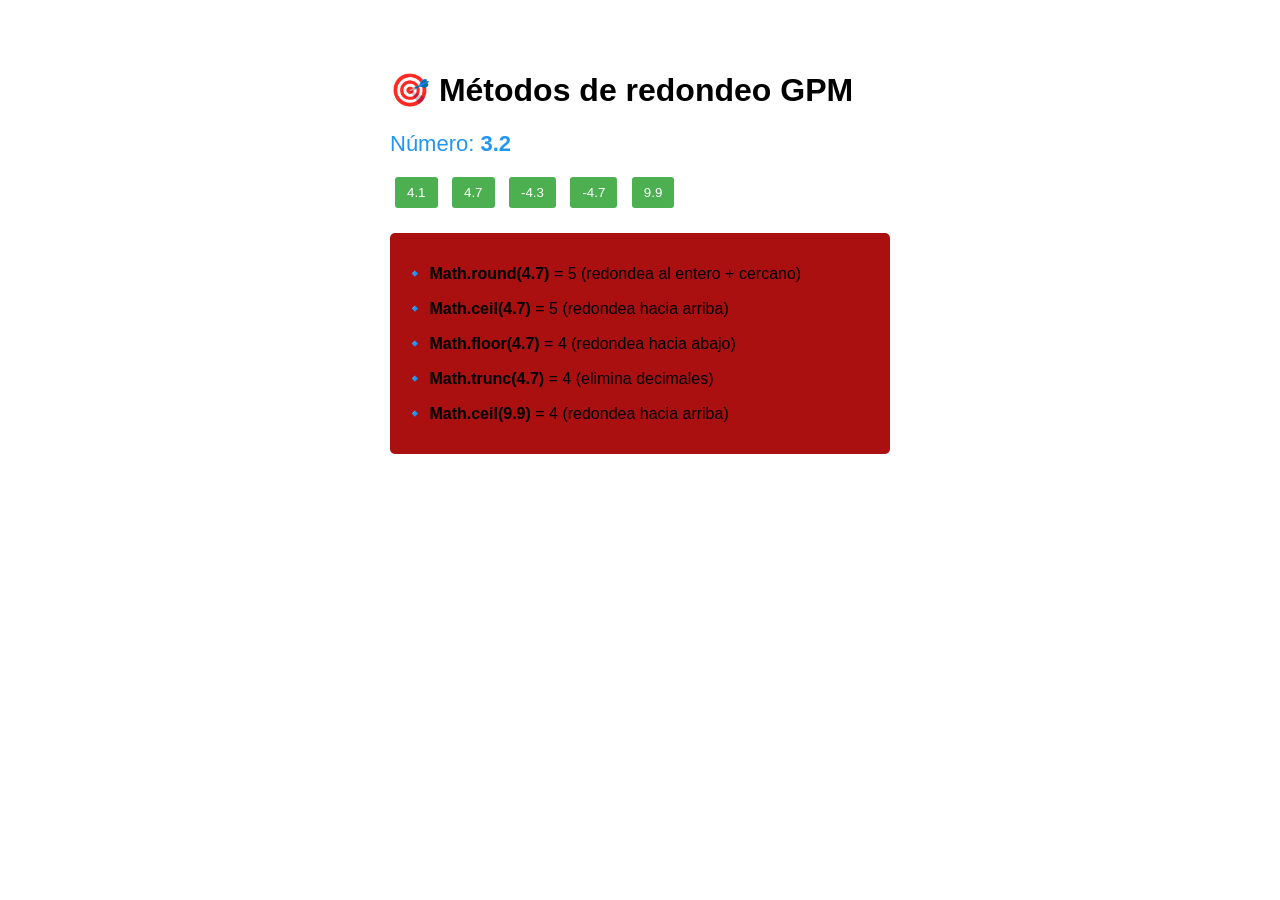
<file: redondeo.html>
<!DOCTYPE html>
<html lang="es">
<head>
    <meta charset="UTF-8">
    <title>Math.round, ceil, floor, trunc</title>
    <style>
        body { font-family: Arial, sans-serif; max-width: 500px; margin: 30px auto; padding: 20px; }
        button { padding: 8px 12px; margin: 5px; cursor: pointer; background: #4CAF50; color: white; border: none; border-radius: 3px; }
        .numero { font-size: 22px; color: #2196F3; margin: 15px 0; }
        .resultado { background: #aa1010; padding: 15px; border-radius: 5px; margin-top: 20px; }
    </style>
</head>
<body>
    <h1>🎯 Métodos de redondeo GPM</h1>
    
    <div class="numero">
        Número: <strong id="numeroDisplay">3.2</strong>
    </div>

    <button onclick="Redondear(4.1)">4.1</button>
    <button onclick="Redondear(4.7)">4.7</button>
    <button onclick="Redondear(-4.3)">-4.3</button>
    <button onclick="Redondear(-4.7)">-4.7</button>
    <button onclick="Redondear(9.9)">9.9</button>

    <div class="resultado" id="resultado">
        <p><strong>🔹 Math.round(4.7)</strong> = 5 (redondea al entero + cercano)</p>
        <p><strong>🔹 Math.ceil(4.7)</strong> = 5 (redondea hacia arriba)</p>
        <p><strong>🔹 Math.floor(4.7)</strong> = 4 (redondea hacia abajo)</p>
        <p><strong>🔹 Math.trunc(4.7)</strong> = 4 (elimina decimales)</p>
        <p><strong>🔹 Math.ceil(9.9)</strong> = 4 (redondea hacia arriba)</p>
    </div>

    <script>
        function Redondear(num) {
            document.getElementById('numeroDisplay').textContent = num;
            document.getElementById('resultado').innerHTML = `
                <p><strong>🔹 Math.round(${num})</strong> = ${Math.round(num)} (redondea al entero + cercano)</p>
                <p><strong>🔹 Math.ceil(${num})</strong> = ${Math.ceil(num)} (redondea hacia arriba)</p>
                <p><strong>🔹 Math.floor(${num})</strong> = ${Math.floor(num)} (redondea hacia abajo)</p>
                <p><strong>🔹 Math.trunc(${num})</strong> = ${Math.trunc(num)} (elimina decimales)</p>
                <p><strong>🔹 Math.ceil(${num})</strong> = ${Math.ceil(num)} (redondea hacia arriba)</p>
            `;
        }
    </script>
</body>
</html>
</file>
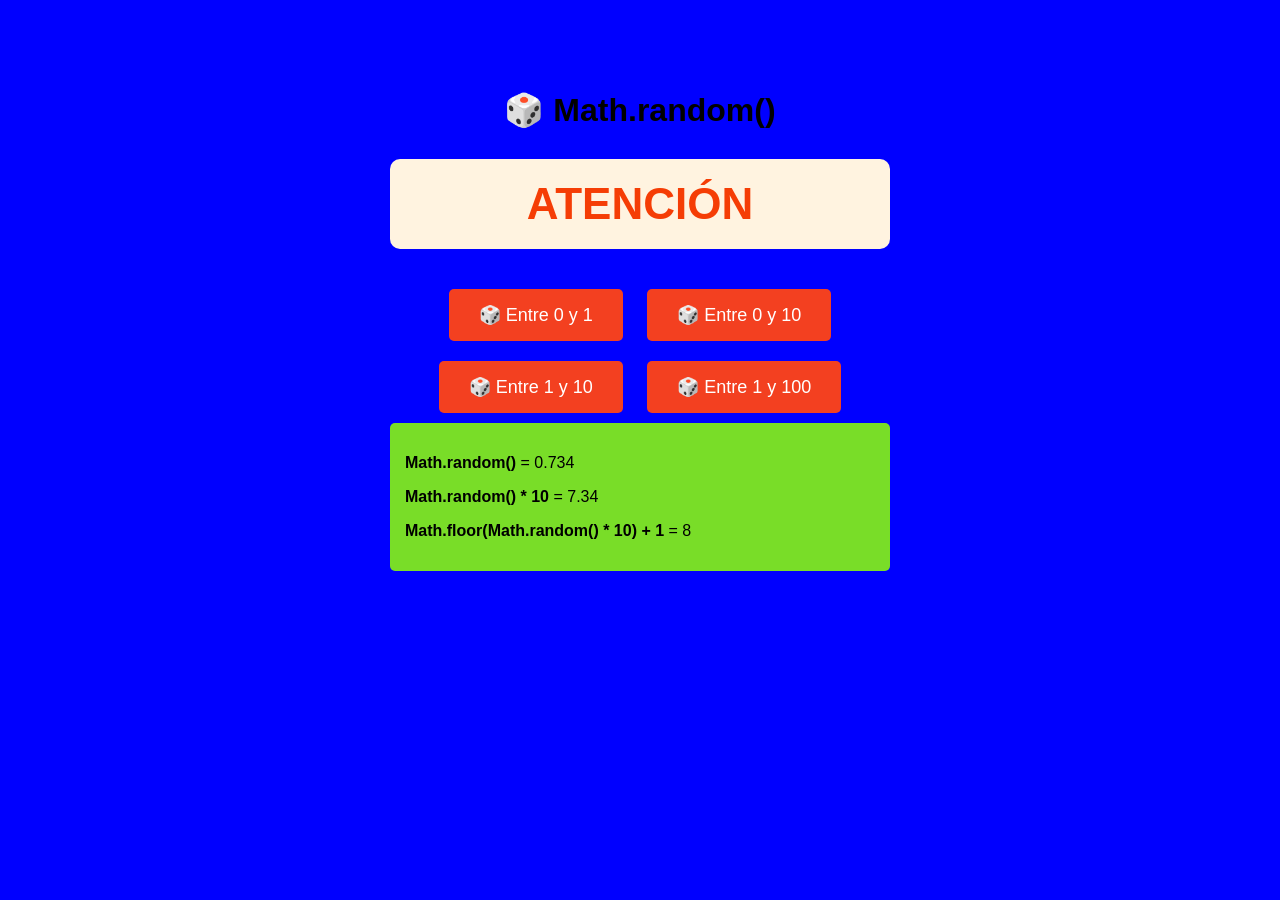
<file: sorteo.html>
<!DOCTYPE html>
<html lang="es">
<head>
    <meta charset="UTF-8">
    <title>Math.random</title>
    <style>
        body { background-color: blue; font-family: Arial, sans-serif; max-width: 500px; margin: 50px auto; padding: 20px; text-align: center; }
        button { padding: 15px 30px; font-size: 18px; background: hsl(9, 90%, 54%); color: white; border: none; border-radius: 5px; cursor: pointer; margin: 10px; }
        .numero { font-size: 44px; font-weight: bold; color: hsl(14, 96%, 49%); margin: 30px 0; padding: 20px; background: #FFF3E0; border-radius: 10px; }
        .info { background: #79dd28; padding: 15px; border-radius: 5px; text-align: left; }
   </style>
</head>
<body>
    <h1>🎲 Math.random()</h1>
    
    <div class="numero" id="display">ATENCIÓN</div>

    <button onclick="entre0y1()">🎲 Entre 0 y 1</button>
    <button onclick="entre0y10()">🎲 Entre 0 y 10</button>
    <button onclick="entre1y10()">🎲 Entre 1 y 10</button>
    <button onclick="entre1y10()">🎲 Entre 1 y 100</button>

    <div class="info" id="info">
        <p><strong>Math.random()</strong> = <span id="valor">0.734</span></p>
        <p><strong>Math.random() * 10</strong> = <span id="valor2">7.34</span></p>
        <p><strong>Math.floor(Math.random() * 10) + 1</strong> = <span id="valor3">8</span></p>
    </div>

    <script>
        function entre0y1() {
            let num = Math.random();
            document.getElementById('display').textContent = num.toFixed(4);
            document.getElementById('valor').textContent = num.toFixed(4);
        }
        
        function entre0y10() {
            let num = Math.random() * 10;
            document.getElementById('display').textContent = num.toFixed(4);
            document.getElementById('valor2').textContent = num.toFixed(4);
        }
        
        function entre1y10() {
            let num = Math.floor(Math.random() * 10) + 1;
            document.getElementById('display').textContent = num;
            document.getElementById('valor3').textContent = num;
        }
         function entre1y10() {
            let num = Math.floor(Math.random() * 100) + 1;
            document.getElementById('display').textContent = num;
            document.getElementById('valor3').textContent = num;
        }
    </script>
</body>
</html>
</file>
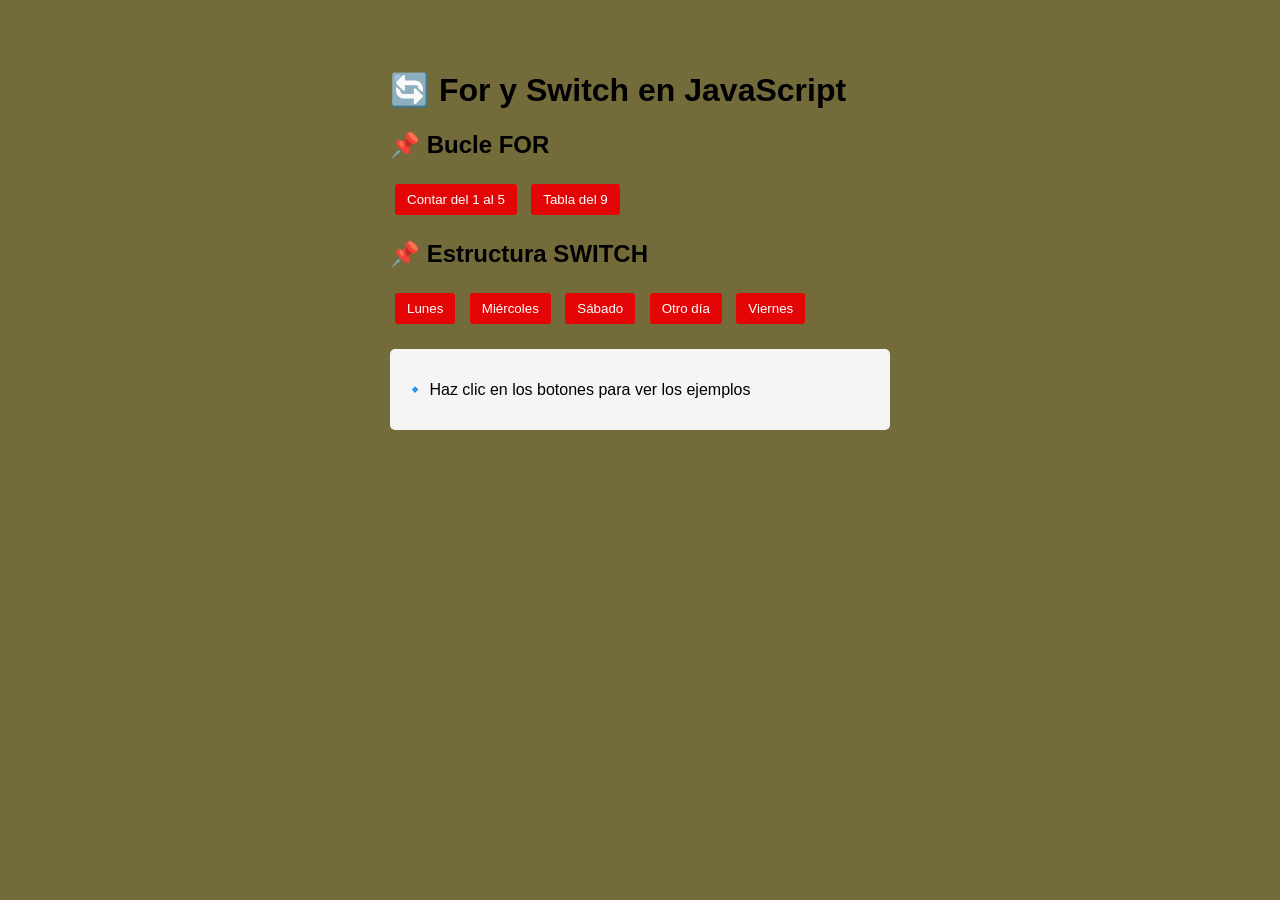
<file: switch.html>
<!DOCTYPE html>
<html lang="es">
<head>
    <meta charset="UTF-8">
    <title>For y Switch</title>
    <style>
        body { background-color: rgb(116, 107, 59); font-family: Arial, sans-serif; max-width: 500px; margin: 30px auto; padding: 20px; }
        button { padding: 8px 12px; margin: 5px; cursor: pointer; background: #e40606; color: white; border: none; border-radius: 3px; }
        .resultado { background: #f5f5f5; padding: 15px; border-radius: 5px; margin-top: 20px; }
    </style>
</head>
<body>
    <h1>🔄 For y Switch en JavaScript</h1>

    <!-- EJEMPLO DE FOR -->
    <h2>📌 Bucle FOR</h2>
    <button onclick="contarNumeros()">Contar del 1 al 5</button>
    <button onclick="tablaMultiplicar()">Tabla del 9</button>
    
    <!-- EJEMPLO DE SWITCH -->
    <h2>📌 Estructura SWITCH</h2>
    <button onclick="mostrarDia('lunes')">Lunes</button>
    <button onclick="mostrarDia('miercoles')">Miércoles</button>
    <button onclick="mostrarDia('sabado')">Sábado</button>
    <button onclick="mostrarDia('otro')">Otro día</button>
    <button onclick="mostrarDia('viernes')">Viernes</button>

    <div class="resultado" id="resultado">
        <p>🔹 Haz clic en los botones para ver los ejemplos</p>
    </div>

    <script>
        // EJEMPLO 1: FOR para contar
        function contarNumeros() {
            let mensaje = "Contando del 1 al 5: ";
            for (let i = 1; i <= 5; i++) {
                mensaje += i + " ";
            }
            document.getElementById('resultado').innerHTML = mensaje;
        }

        // EJEMPLO 2: FOR para tabla de multiplicar
        function tablaMultiplicar() {
            let mensaje = "Tabla del 9:<br>";
            for (let i = 1; i <= 10; i++) {
                mensaje += `9 x ${i} = ${9 * i}<br>`;
            }
            document.getElementById('resultado').innerHTML = mensaje;
        }

        // EJEMPLO 3: SWITCH para días de la semana
        function mostrarDia(dia) {
            let mensaje = "Día seleccionado: " + dia + "<br><br>";
            
            switch(dia) {
                case 'lunes':
                    mensaje += "📅 Es lunes, inicio de semana";
                    break;
                case 'miercoles':
                    mensaje += "📅 Es miércoles, mitad de semana";
                    break;
                case 'sabado':
                    mensaje += "📅 Es sábado, fin de semana 🎉";
                    break;
                    case 'viernes':
                    mensaje += "📅 Es viernes, casi ya fin de semana 🎉";
                    break;
                default:
                    mensaje += "📅 Es otro día cualquiera";
            }
            
            document.getElementById('resultado').innerHTML = mensaje;
        }
    </script>
</body>
</html>
</file>
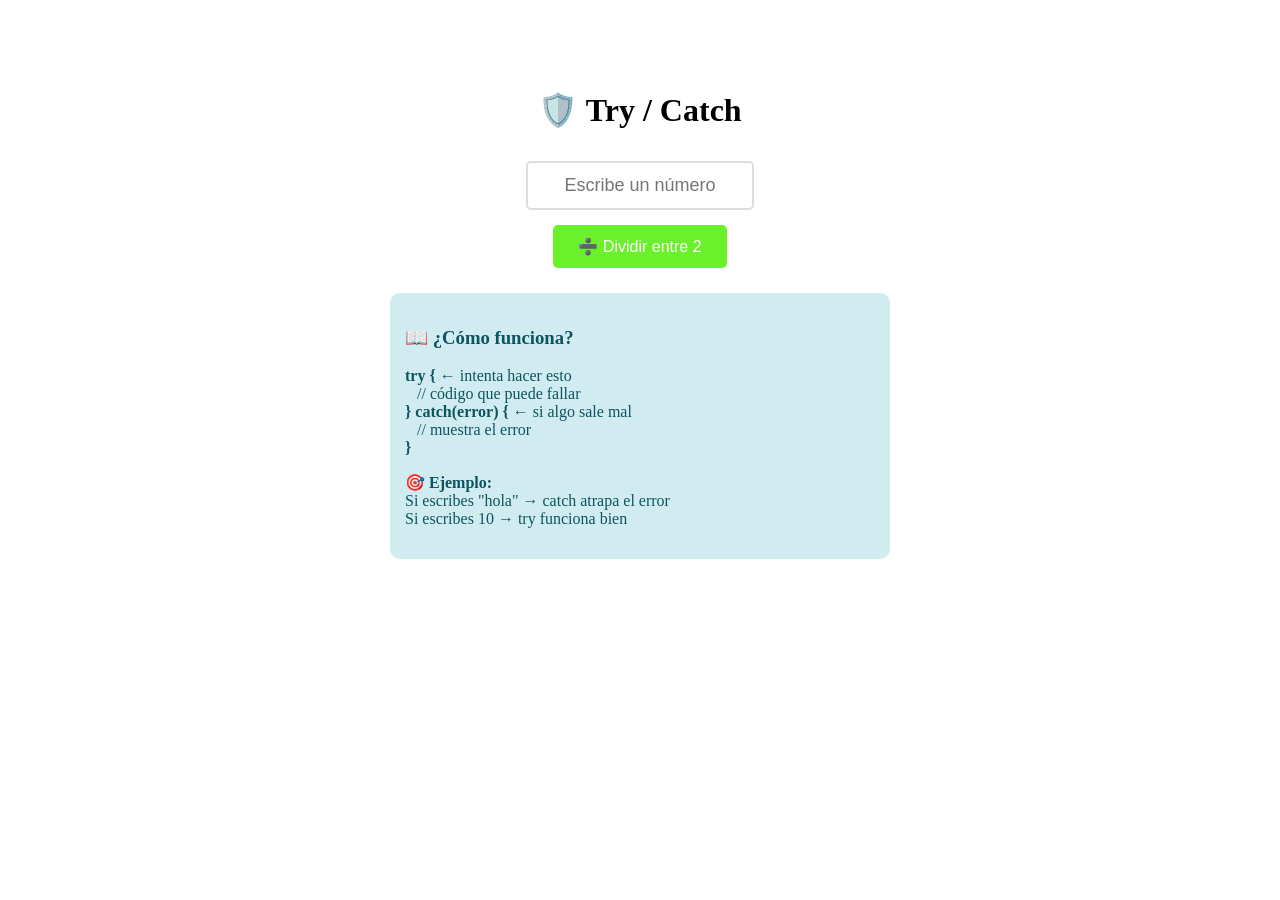
<file: try.html>
<!DOCTYPE html>
<html lang="es">
<head>
    <meta charset="UTF-8">
    <title>Try / Catch - Aprende fácil</title>
    <style>
        body { background-color: blue Arial, sans-serif; max-width: 500px; margin: 50px auto; padding: 20px; text-align: center; }
        button { padding: 12px 25px; font-size: 16px; background: #6af12b; color: white; border: none; border-radius: 5px; cursor: pointer; margin: 5px; }
        input { padding: 12px; font-size: 18px; width: 200px; text-align: center; border: 2px solid #ddd; border-radius: 5px; margin: 10px; }
        .exito { background: #d4edda; color: #155724; padding: 15px; border-radius: 10px; margin-top: 20px; }
        .error { background: #f8d7da; color: #721c24; padding: 15px; border-radius: 10px; margin-top: 20px; }
        .info { background: #d1ecf1; color: #0c5460; padding: 15px; border-radius: 10px; margin-top: 20px; text-align: left; }
    </style>
</head>
<body>
    <h1>🛡️ Try / Catch</h1>
    
    <input type="text" id="numeroInput" placeholder="Escribe un número">
    <br>
    <button onclick="dividir()">➗ Dividir entre 2</button>
    
    <div id="resultado"></div>
    
    <div class="info">
        <h3>📖 ¿Cómo funciona?</h3>
        <p><strong>try {</strong> ← intenta hacer esto<br>
        &nbsp;&nbsp;&nbsp;// código que puede fallar<br>
        <strong>} catch(error) {</strong> ← si algo sale mal<br>
        &nbsp;&nbsp;&nbsp;// muestra el error<br>
        <strong>}</strong></p>
        <p>🎯 <strong>Ejemplo:</strong><br>
        Si escribes "hola" → catch atrapa el error<br>
        Si escribes 10 → try funciona bien</p>
    </div>

    <script>
        function dividir() {
            let entrada = document.getElementById('numeroInput').value;
            let resultadoDiv = document.getElementById('resultado');
            
            try {
                // Intentamos hacer esto
                let numero = Number(entrada);
                
                if (entrada === "") {
                    throw new Error("❌ FAVOR INGRESAR DATOS");
                }
                
                if (isNaN(numero)) {
                    throw new Error("❌ Eso no es un número válido");
                }
                
                let resultado = numero / 2;
                resultadoDiv.innerHTML = `<div class="exito">✅ ${numero} ÷ 2 = ${resultado}</div>`;
                
            } catch(error) {
                // Si algo falla, atrapamos el error
                resultadoDiv.innerHTML = `<div class="error">⚠️ Error: ${error.message}</div>`;
            }
        }
    </script>
</body>
</html>
</file>
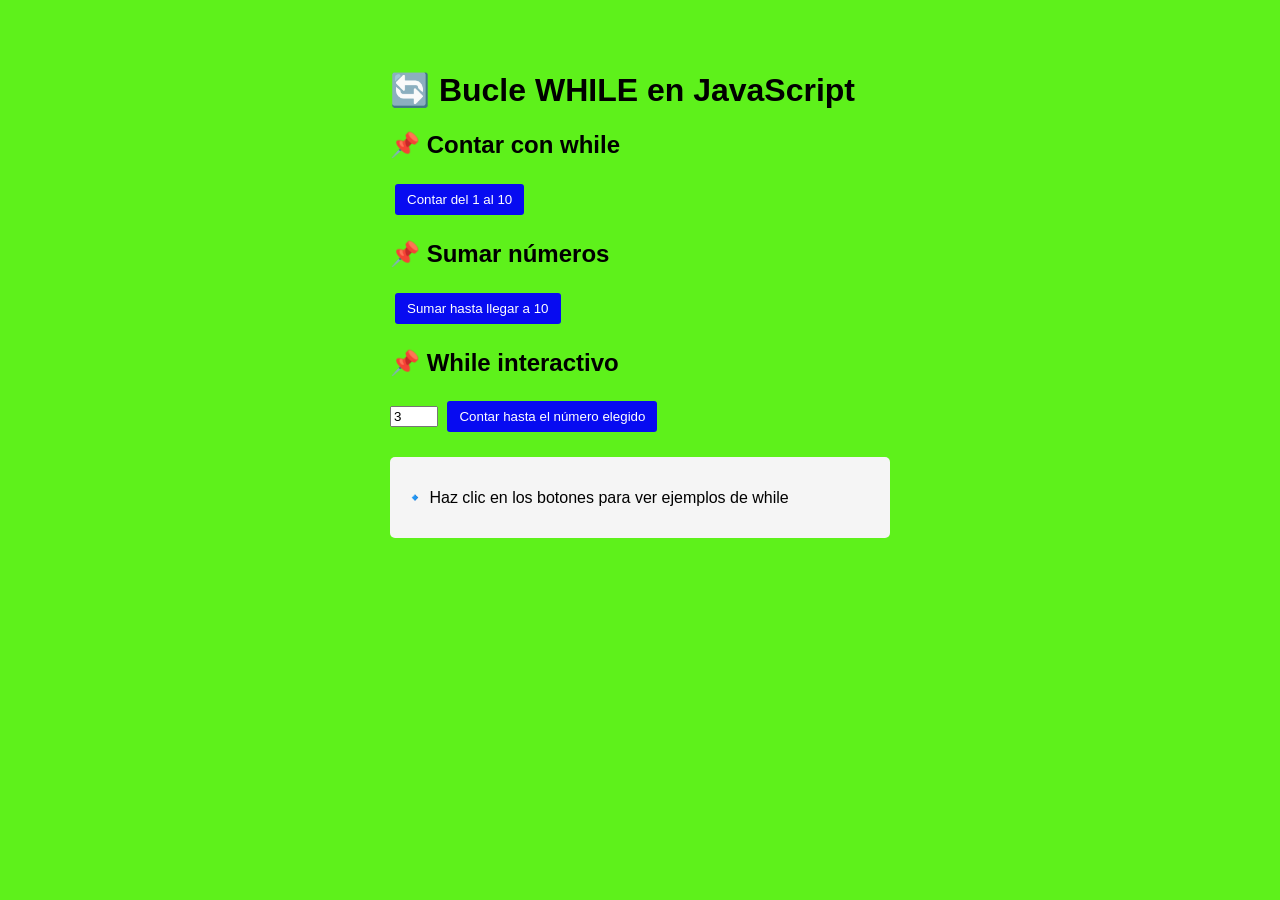
<file: while.html>
<!DOCTYPE html>
<html lang="es">
<head>
    <meta charset="UTF-8">
    <title>Bucle While</title>
    <style>
        body { background-color: rgba(80, 240, 7, 0.918); font-family: Arial, sans-serif; max-width: 500px; margin: 30px auto; padding: 20px; }
        button { padding: 8px 12px; margin: 5px; cursor: pointer; background: #070bf1; color: white; border: none; border-radius: 3px; }
        .resultado { background: #f5f5f5; padding: 15px; border-radius: 5px; margin-top: 20px; }
    </style>
</head>
<body>
    <h1>🔄 Bucle WHILE en JavaScript</h1>

    <!-- EJEMPLO 1: While simple -->
    <h2>📌 Contar con while</h2>
    <button onclick="contarWhile()">Contar del 1 al 10</button>
    
    <!-- EJEMPLO 2: While con condición -->
    <h2>📌 Sumar números</h2>
    <button onclick="sumarHasta10()">Sumar hasta llegar a 10</button>
    
    <!-- EJEMPLO 3: While con número variable -->
    <h2>📌 While interactivo</h2>
    <input type="number" id="limite" value="3" min="1" max="10">
    <button onclick="contarHasta()">Contar hasta el número elegido</button>

    <div class="resultado" id="resultado">
        <p>🔹 Haz clic en los botones para ver ejemplos de while</p>
    </div>

    <script>
        // EJEMPLO 1: While básico
        function contarWhile() {
            let i = 1;
            let mensaje = "Contando: ";
            
            while (i <= 10) {
                mensaje += i + " ";
                i++;
            }
            
            document.getElementById('resultado').innerHTML = mensaje;
        }

        // EJEMPLO 2: While con suma
        function sumarHasta10() {
            let suma = 0;
            let numero = 1;
            let mensaje = "";
            
            while (suma < 30) {
                suma += numero;
                mensaje += `Sumando ${numero} → suma parcial: ${suma}<br>`;
                numero++;
            }
            
            document.getElementById('resultado').innerHTML = mensaje;
        }

        // EJEMPLO 3: While con número ingresado por usuario
        function contarHasta() {
            let limite = document.getElementById('limite').value;
            let contador = 1;
            let resultado = "Contando hasta " + limite + ": ";
            
            while (contador <= limite) {
                resultado += contador + " ";
                contador++;
            }
            
            document.getElementById('resultado').innerHTML = resultado;
        }
    </script>
</body>
</html>
</file>
<file: moneda.css>
/* Estilos generales */
* {
  margin: 0;
  padding: 0;
  box-sizing: border-box;
}

body {
  font-family: 'Poppins', sans-serif;
  background: linear-gradient(135deg, hsl(335, 96%, 48%), #cfd9df);
  display: flex;
  justify-content: center;
  align-items: center;
  height: 100vh;
}

.container {
  text-align: center;
  background: linear-gradient(135deg, #ffffff, #f7f7f7);
  padding: 50px;
  border-radius: 30px;
  box-shadow: 0 6px 20px rgba(0, 0, 0, 0.15);
  max-width: 500px;
  width: 100%;
}

.icon {
  color: #f39c12;
  margin-bottom: 20px;
}

.title {
  color: #34495e;
  font-size: 2.5rem;
  margin-bottom: 25px;
  font-weight: 700;
}

.converter {
  display: flex;
  flex-direction: column;
  gap: 20px;
}

.input-amount {
  padding: 15px;
  font-size: 1.2rem;
  border: 2px solid #ddd;
  border-radius: 15px;
  width: 100%;
  outline: none;
  background-color: #f7f9fa;
  transition: border 0.3s ease, background-color 0.3s ease;
}

.input-amount:focus {
  border-color: #3498db;
  background-color: #eaf4fc;
}

.currency-selectors {
  display: flex;
  justify-content: space-between;
  gap: 15px;
}

.currency-selector {
  width: 48%;
}

label {
  font-size: 1.1rem;
  color: #7f8c8d;
  margin-bottom: 10px;
  display: inline-block;
}

.select {
  width: 100%;
  padding: 12px;
  font-size: 1.1rem;
  border-radius: 15px;
  border: 2px solid #ddd;
  background-color: #f7f9fa;
  outline: none;
  transition: border 0.3s ease, background-color 0.3s ease;
}

.select:focus {
  border-color: #2ecc71;
  background-color: #92fa09;
}

/* Botón en azul elegante */
.convert-btn {
  background-color: #1310e7;
  color: #f5faf1;
  font-size: 1.3rem;
  padding: 15px;
  border: none;
  border-radius: 20px;
  cursor: pointer;
  transition: background-color 0.3s ease, transform 0.2s ease;
}

.convert-btn:hover {
  background-color: #34495e;
  transform: scale(1.05);
}

.result {
  margin-top: 25px;
  font-size: 1.7rem;
  color: #333;
  font-weight: 600;
}

@media (max-width: 400px) {
  .currency-selectors {
    flex-direction: column;
    gap: 15px;
  }

  .currency-selector {
    width: 100%;
  }
}
</file>
